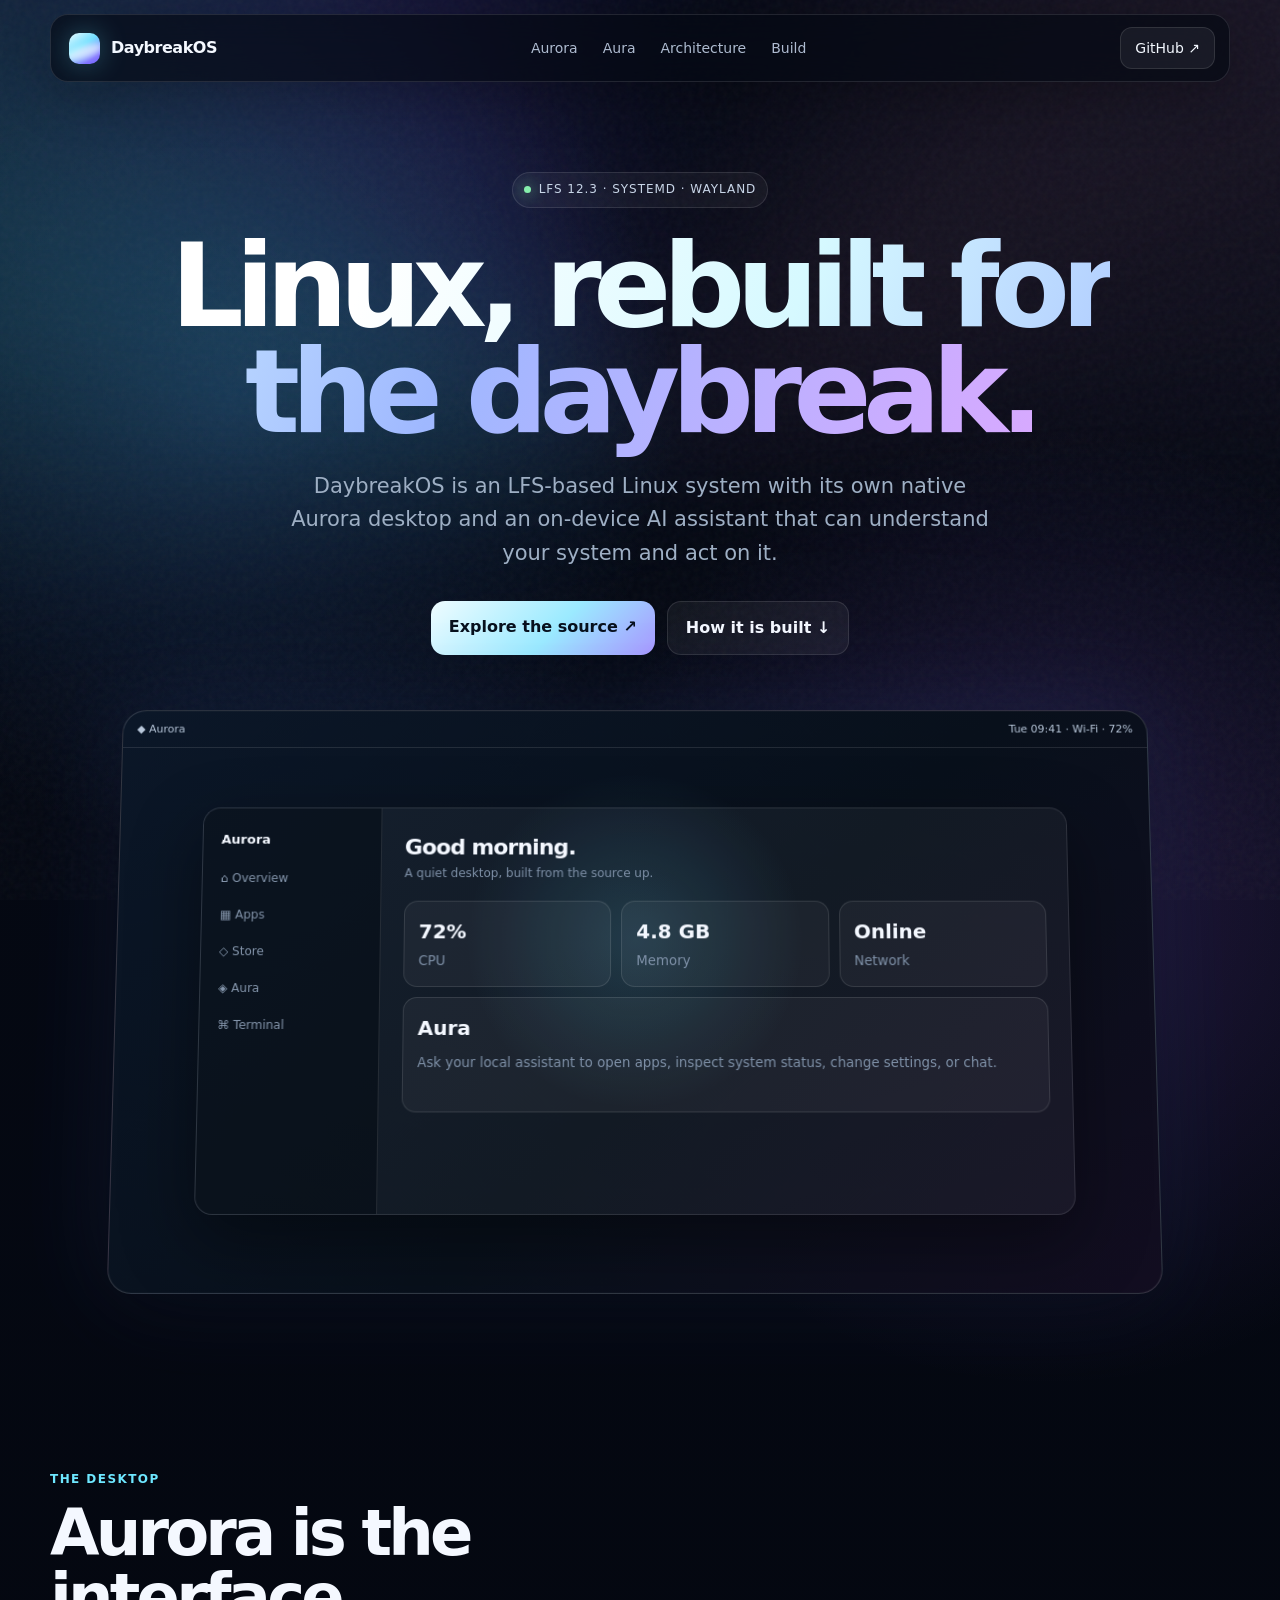
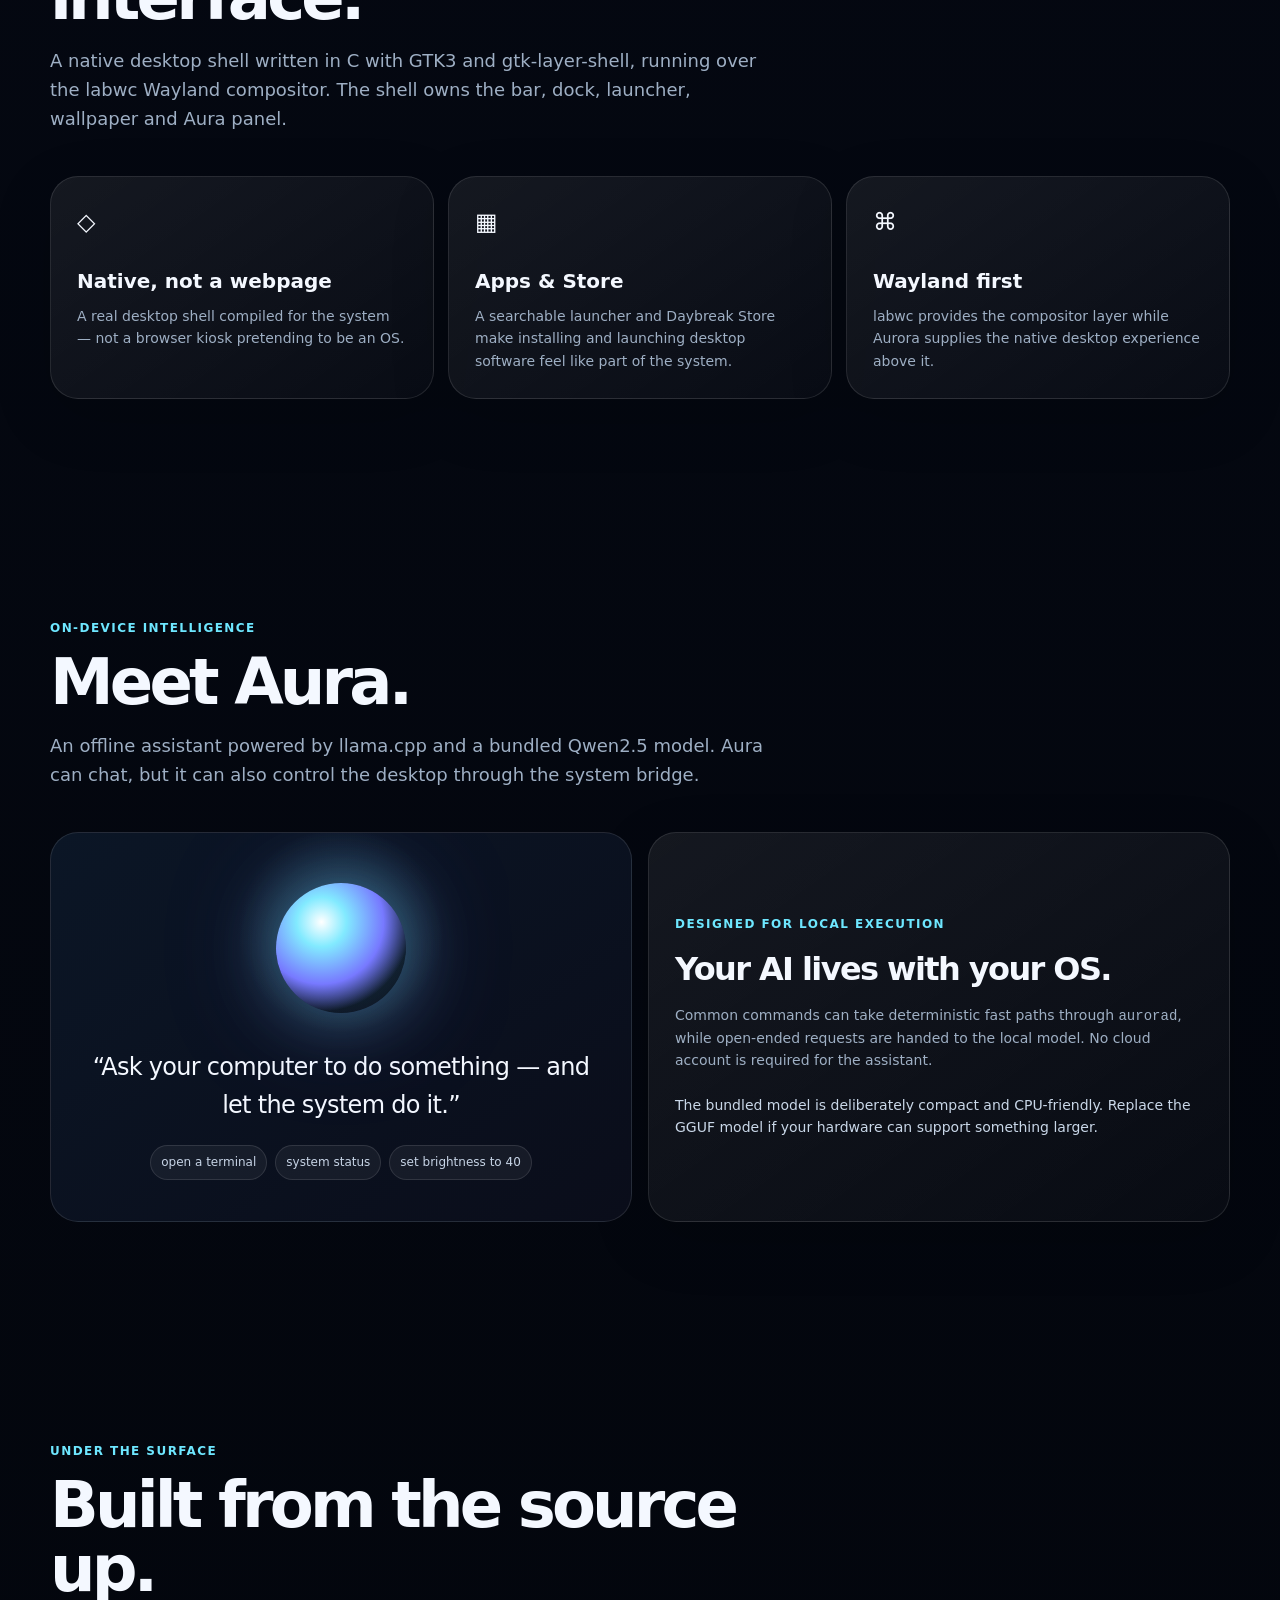
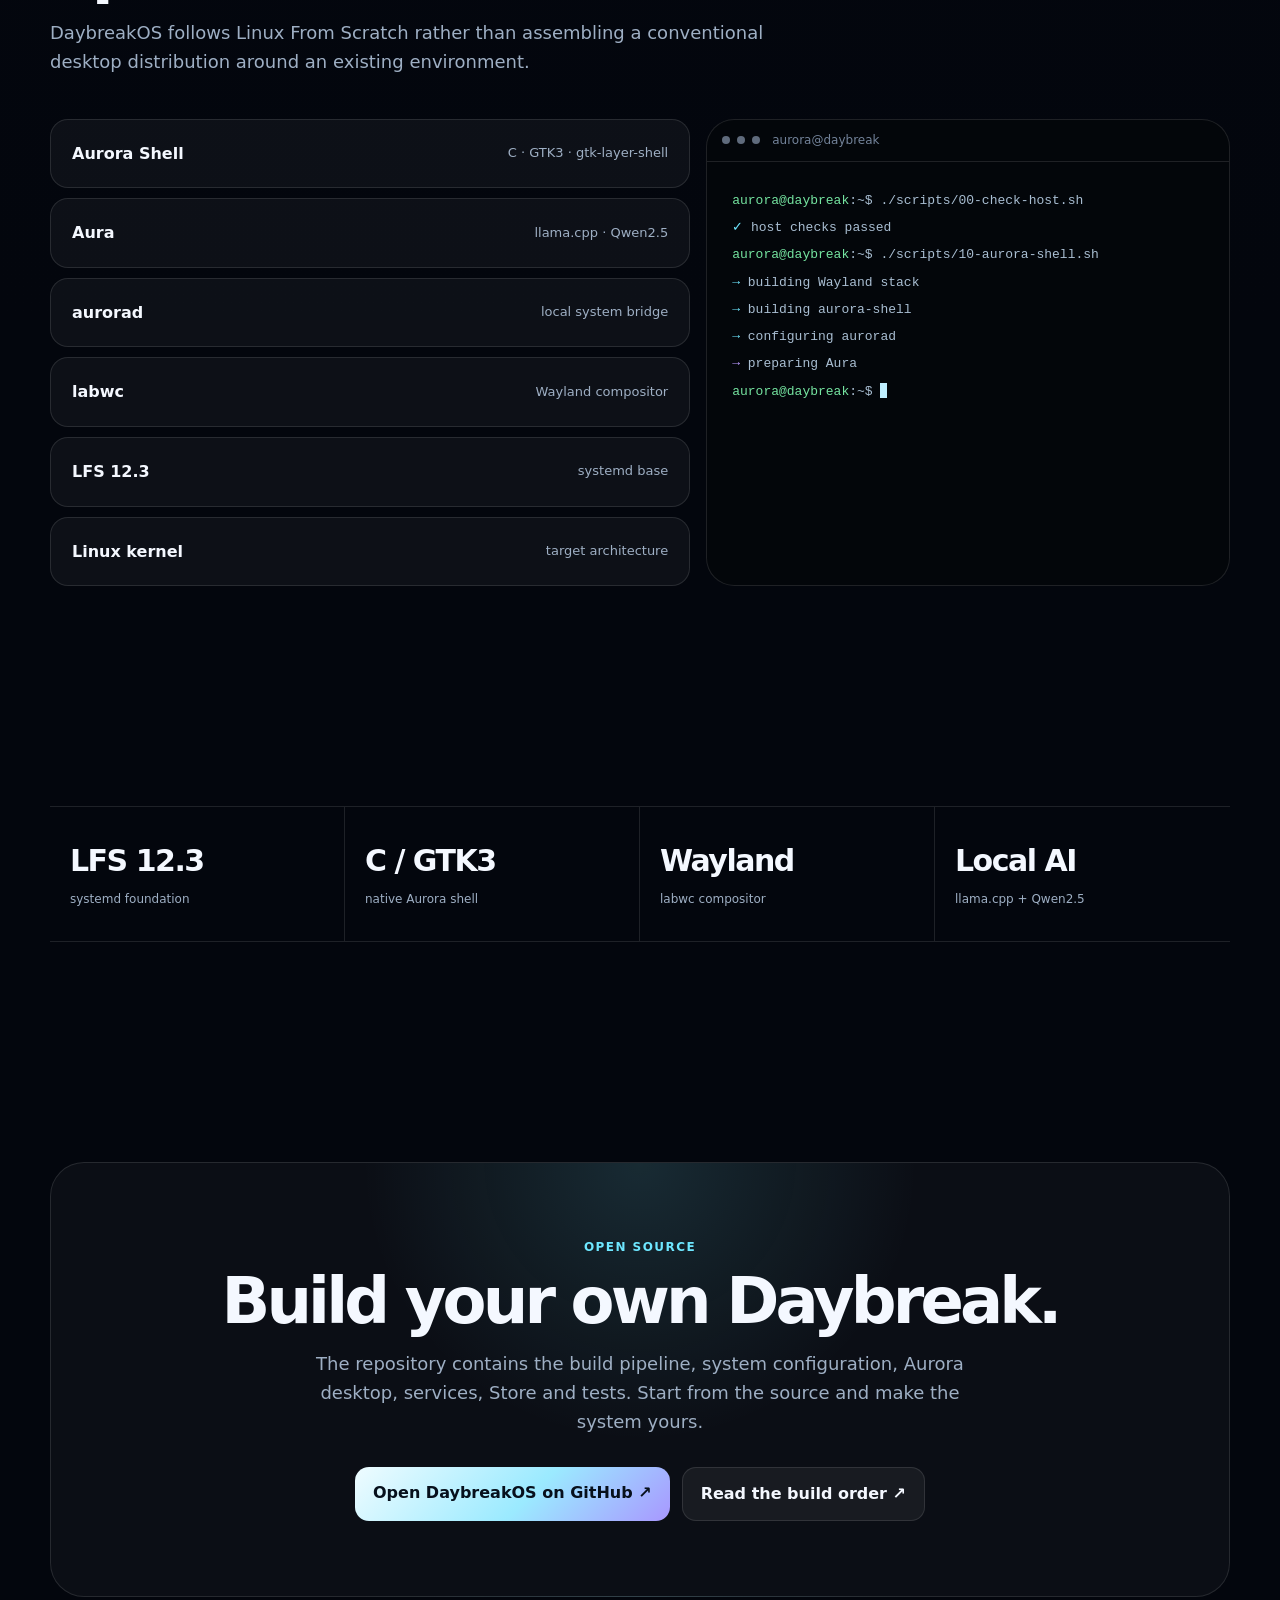
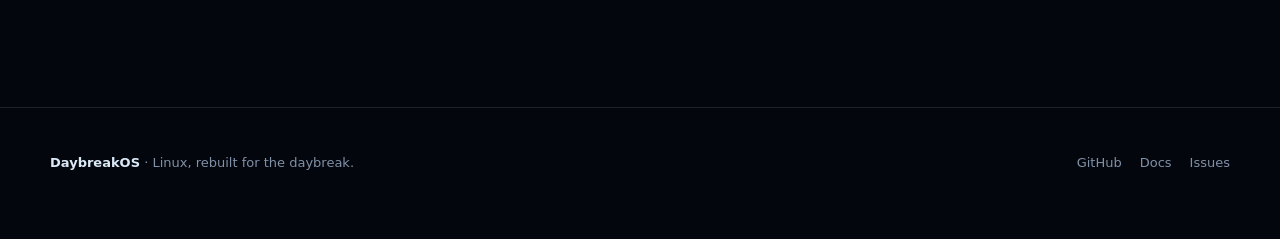
<file: index.html>
<!doctype html>
<html lang="en">
<head>
  <meta charset="utf-8">
  <meta name="viewport" content="width=device-width, initial-scale=1">
  <meta name="theme-color" content="#07111d">
  <meta name="description" content="DaybreakOS — an LFS-based Linux distribution with a native Aurora desktop and on-device AI.">
  <title>DaybreakOS — Linux, rebuilt for the daybreak</title>
  <style>
    :root{
      --bg:#050914;
      --bg2:#081221;
      --ink:#f4f8ff;
      --muted:#9eafc4;
      --line:rgba(255,255,255,.11);
      --glass:rgba(10,20,35,.62);
      --cyan:#6ee7ff;
      --blue:#6d8cff;
      --violet:#a978ff;
      --gold:#ffd78a;
      --green:#86efac;
      --shadow:0 30px 90px rgba(0,0,0,.42);
      --radius:28px;
      --max:1180px;
    }
    *{box-sizing:border-box}
    html{scroll-behavior:smooth}
    body{
      margin:0;background:
        radial-gradient(circle at 18% 8%,rgba(76,150,255,.18),transparent 28rem),
        radial-gradient(circle at 82% 18%,rgba(164,94,255,.18),transparent 30rem),
        linear-gradient(180deg,var(--bg),#03060d 70%);
      color:var(--ink);font-family:Inter,ui-sans-serif,system-ui,-apple-system,BlinkMacSystemFont,"Segoe UI",sans-serif;
      line-height:1.6;overflow-x:hidden;
    }
    a{color:inherit;text-decoration:none}
    button{font:inherit}
    .aurora{
      position:fixed;inset:-20%;z-index:-2;pointer-events:none;filter:blur(70px);opacity:.55;
      background:
        conic-gradient(from 190deg at 50% 50%,transparent 0 18%,rgba(76,221,255,.34) 27%,rgba(114,88,255,.30) 39%,transparent 49%,rgba(255,153,214,.16) 63%,transparent 75%);
      animation:drift 18s ease-in-out infinite alternate;
    }
    .grain{position:fixed;inset:0;z-index:-1;opacity:.055;pointer-events:none;background-image:url("data:image/svg+xml,%3Csvg viewBox='0 0 180 180' xmlns='http://www.w3.org/2000/svg'%3E%3Cfilter id='n'%3E%3CfeTurbulence type='fractalNoise' baseFrequency='.9' numOctaves='3' stitchTiles='stitch'/%3E%3C/filter%3E%3Crect width='100%25' height='100%25' filter='url(%23n)' opacity='.7'/%3E%3C/svg%3E")}
    @keyframes drift{from{transform:translate3d(-3%,0,0) rotate(-7deg) scale(1)}to{transform:translate3d(4%,2%,0) rotate(9deg) scale(1.08)}}
    .wrap{width:min(var(--max),calc(100% - 40px));margin:auto}
    nav{
      position:sticky;top:14px;z-index:20;margin:14px auto 0;width:min(var(--max),calc(100% - 28px));
      display:flex;align-items:center;justify-content:space-between;padding:12px 14px 12px 18px;
      border:1px solid var(--line);background:rgba(5,10,20,.68);backdrop-filter:blur(22px);border-radius:18px;
      box-shadow:0 16px 50px rgba(0,0,0,.22)
    }
    .brand{display:flex;align-items:center;gap:11px;font-weight:800;letter-spacing:-.03em}
    .mark{width:31px;height:31px;border-radius:10px;position:relative;overflow:hidden;background:linear-gradient(145deg,#e8fbff,#72dfff 42%,#7b6dff 80%);box-shadow:0 0 28px rgba(110,231,255,.3)}
    .mark:after{content:"";position:absolute;width:42px;height:13px;left:-7px;bottom:5px;border-radius:50%;background:rgba(255,255,255,.65);transform:rotate(-18deg);filter:blur(3px)}
    .links{display:flex;gap:25px;color:#aebbd0;font-size:14px}
    .links a:hover{color:white}
    .nav-cta{padding:9px 14px;border:1px solid var(--line);border-radius:12px;background:rgba(255,255,255,.06);font-size:14px}
    .hero{min-height:820px;display:grid;place-items:center;text-align:center;padding:90px 0 70px}
    .eyebrow{display:inline-flex;gap:8px;align-items:center;padding:7px 11px;border:1px solid var(--line);border-radius:999px;background:rgba(255,255,255,.045);color:#c9d6e8;font-size:12px;letter-spacing:.08em;text-transform:uppercase}
    .dot{width:7px;height:7px;border-radius:50%;background:var(--green);box-shadow:0 0 15px var(--green)}
    h1{font-size:clamp(58px,9vw,118px);line-height:.92;letter-spacing:-.075em;margin:25px auto 25px;max-width:1050px}
    .gradient{background:linear-gradient(110deg,#fff 12%,#d6f9ff 37%,#9fb8ff 65%,#d8a9ff);-webkit-background-clip:text;background-clip:text;color:transparent}
    .hero p{max-width:720px;margin:auto;color:var(--muted);font-size:clamp(17px,2vw,21px)}
    .actions{display:flex;justify-content:center;gap:12px;margin:31px 0 50px;flex-wrap:wrap}
    .btn{padding:13px 18px;border-radius:14px;border:1px solid var(--line);font-weight:700;transition:.25s;cursor:pointer}
    .btn:hover{transform:translateY(-2px);border-color:rgba(255,255,255,.25)}
    .primary{background:linear-gradient(135deg,#effcff,#9beaff 55%,#a897ff);color:#07101c;border:0}
    .secondary{background:rgba(255,255,255,.055)}
    .desktop{
      width:min(100%,1040px);aspect-ratio:16/9;border:1px solid rgba(255,255,255,.16);border-radius:24px;
      background:
        radial-gradient(circle at 50% 40%,rgba(100,220,255,.16),transparent 27%),
        linear-gradient(135deg,#0b1728,#08101b 55%,#120d20);
      box-shadow:var(--shadow),0 0 100px rgba(83,129,255,.14);position:relative;overflow:hidden;
      transform:perspective(1300px) rotateX(4deg);transition:transform .2s ease;
    }
    .desktop:before{content:"";position:absolute;inset:0;background:linear-gradient(120deg,transparent 25%,rgba(255,255,255,.09) 48%,transparent 61%);transform:translateX(-100%);animation:sheen 7s infinite}
    @keyframes sheen{50%,100%{transform:translateX(120%)}}
    .bar{height:38px;border-bottom:1px solid var(--line);display:flex;align-items:center;justify-content:space-between;padding:0 14px;font-size:11px;color:#b9c8db}
    .window{position:absolute;left:8%;right:8%;top:17%;bottom:13%;display:grid;grid-template-columns:180px 1fr;gap:1px;border:1px solid var(--line);border-radius:18px;background:rgba(255,255,255,.045);overflow:hidden;box-shadow:0 25px 70px rgba(0,0,0,.4)}
    .side{padding:18px;text-align:left;border-right:1px solid var(--line);background:rgba(2,8,16,.48)}
    .side b{font-size:13px}.side div{margin-top:18px;color:#8495ab;font-size:12px}
    .mainwin{padding:22px;text-align:left}
    .mini-title{font-size:22px;font-weight:750;letter-spacing:-.04em}.mini-sub{color:#7f91a8;font-size:12px}
    .cards{display:grid;grid-template-columns:repeat(3,1fr);gap:10px;margin-top:18px}
    .mini{padding:14px;border:1px solid var(--line);background:rgba(255,255,255,.045);border-radius:14px}
    .mini strong{font-size:20px}.mini small{display:block;color:#7f91a8;margin-top:3px}
    section{padding:110px 0}
    .section-head{max-width:730px;margin-bottom:42px}
    .kicker{color:var(--cyan);font-size:12px;font-weight:800;letter-spacing:.12em;text-transform:uppercase}
    h2{font-size:clamp(38px,5vw,68px);line-height:1;letter-spacing:-.06em;margin:12px 0 17px}
    .lead{color:var(--muted);font-size:18px}
    .grid{display:grid;grid-template-columns:repeat(3,1fr);gap:14px}
    .card{border:1px solid var(--line);background:linear-gradient(145deg,rgba(255,255,255,.07),rgba(255,255,255,.025));border-radius:var(--radius);padding:26px;box-shadow:0 18px 60px rgba(0,0,0,.16);transition:.3s}
    .card:hover{transform:translateY(-5px);border-color:rgba(140,220,255,.25)}
    .icon{font-size:24px;margin-bottom:24px}.card h3{margin:0 0 8px;font-size:20px}.card p{margin:0;color:var(--muted);font-size:14px}
    .architecture{display:grid;grid-template-columns:1.1fr .9fr;gap:16px;align-items:stretch}
    .stack{display:flex;flex-direction:column;gap:10px}
    .layer{padding:21px;border:1px solid var(--line);border-radius:18px;background:rgba(255,255,255,.045);display:flex;justify-content:space-between;align-items:center}
    .layer span{color:var(--muted);font-size:13px}
    .terminal{background:#03060a;border-radius:var(--radius);border:1px solid var(--line);overflow:hidden;min-height:390px}
    .termbar{height:42px;border-bottom:1px solid var(--line);display:flex;align-items:center;gap:7px;padding:0 15px;color:#73839a;font-size:12px}
    .ball{width:8px;height:8px;border-radius:50%;background:#5f6b7c}.termcode{padding:25px;font:13px/2.1 ui-monospace,SFMono-Regular,Menlo,monospace;color:#a9bed2}.prompt{color:#75e4a0}.cyan{color:var(--cyan)}.purple{color:#b899ff}.cursor{display:inline-block;width:7px;height:15px;background:#bfefff;vertical-align:-3px;animation:blink 1s steps(1) infinite}@keyframes blink{50%{opacity:0}}
    .ai{display:grid;grid-template-columns:1fr 1fr;gap:16px;align-items:stretch}
    .aura-panel{min-height:390px;position:relative;overflow:hidden;background:radial-gradient(circle at 50% 25%,rgba(110,231,255,.2),transparent 25%),linear-gradient(145deg,#0b1626,#0a0d1a);border:1px solid var(--line);border-radius:var(--radius);padding:30px}
    .orb{width:130px;height:130px;border-radius:50%;margin:20px auto 35px;background:radial-gradient(circle at 35% 30%,white, #82eaff 20%,#7779ff 50%,transparent 72%);filter:blur(.2px);box-shadow:0 0 70px rgba(110,231,255,.4),0 0 120px rgba(125,100,255,.25);animation:pulse 4s ease-in-out infinite}@keyframes pulse{50%{transform:scale(1.08);box-shadow:0 0 95px rgba(110,231,255,.55),0 0 160px rgba(125,100,255,.35)}}
    .quote{font-size:24px;letter-spacing:-.03em;text-align:center}.chips{display:flex;gap:8px;flex-wrap:wrap;justify-content:center;margin-top:20px}.chip{font-size:12px;color:#c7d4e6;border:1px solid var(--line);background:rgba(255,255,255,.05);border-radius:999px;padding:7px 10px}
    .stats{display:grid;grid-template-columns:repeat(4,1fr);border-top:1px solid var(--line);border-bottom:1px solid var(--line)}
    .stat{padding:30px 20px;border-right:1px solid var(--line)}.stat:last-child{border:0}.stat b{display:block;font-size:30px;letter-spacing:-.05em}.stat span{color:var(--muted);font-size:12px}
    .build{padding:75px;border:1px solid var(--line);border-radius:34px;text-align:center;background:radial-gradient(circle at 50% 0%,rgba(110,231,255,.13),transparent 38%),rgba(255,255,255,.035)}
    footer{padding:45px 0 65px;border-top:1px solid var(--line);color:#8091a7;font-size:13px}.footer-row{display:flex;justify-content:space-between;gap:20px}.footer-links{display:flex;gap:18px}
    .reveal{opacity:0;transform:translateY(22px);transition:opacity .7s ease,transform .7s ease}.reveal.show{opacity:1;transform:none}
    @media(max-width:850px){.links{display:none}.grid{grid-template-columns:1fr 1fr}.architecture,.ai{grid-template-columns:1fr}.window{grid-template-columns:100px 1fr}.cards{grid-template-columns:1fr}.stats{grid-template-columns:1fr 1fr}.stat:nth-child(2){border-right:0}.stat:nth-child(-n+2){border-bottom:1px solid var(--line)}}
    @media(max-width:600px){.wrap{width:min(100% - 28px,var(--max))}.hero{min-height:720px;padding-top:65px}h1{font-size:60px}.desktop{aspect-ratio:1/1}.window{left:4%;right:4%;top:15%;bottom:7%}.grid{grid-template-columns:1fr}.build{padding:40px 22px}.footer-row{flex-direction:column}}
  </style>
</head>
<body>
  <div class="aurora"></div><div class="grain"></div>

  <nav>
    <a class="brand" href="#top"><span class="mark"></span><span>DaybreakOS</span></a>
    <div class="links">
      <a href="#aurora">Aurora</a><a href="#aura">Aura</a><a href="#stack">Architecture</a><a href="#build">Build</a>
    </div>
    <a class="nav-cta" href="https://github.com/Aneek1/daybreakos" target="_blank" rel="noreferrer">GitHub ↗</a>
  </nav>

  <main id="top">
    <section class="hero wrap">
      <div>
        <span class="eyebrow"><span class="dot"></span> LFS 12.3 · systemd · Wayland</span>
        <h1><span class="gradient">Linux, rebuilt for the daybreak.</span></h1>
        <p>DaybreakOS is an LFS-based Linux system with its own native Aurora desktop and an on-device AI assistant that can understand your system and act on it.</p>
        <div class="actions">
          <a class="btn primary" href="https://github.com/Aneek1/daybreakos" target="_blank" rel="noreferrer">Explore the source ↗</a>
          <a class="btn secondary" href="#build">How it is built ↓</a>
        </div>

        <div class="desktop" id="desktop">
          <div class="bar"><span>◆ Aurora</span><span>Tue 09:41 · Wi-Fi · 72%</span></div>
          <div class="window">
            <aside class="side"><b>Aurora</b><div>⌂ Overview</div><div>▦ Apps</div><div>◇ Store</div><div>◈ Aura</div><div>⌘ Terminal</div></aside>
            <div class="mainwin">
              <div class="mini-title">Good morning.</div><div class="mini-sub">A quiet desktop, built from the source up.</div>
              <div class="cards">
                <div class="mini"><strong>72%</strong><small>CPU</small></div>
                <div class="mini"><strong>4.8 GB</strong><small>Memory</small></div>
                <div class="mini"><strong>Online</strong><small>Network</small></div>
              </div>
              <div class="mini" style="margin-top:10px;min-height:115px">
                <strong>Aura</strong><small style="margin-top:8px">Ask your local assistant to open apps, inspect system status, change settings, or chat.</small>
              </div>
            </div>
          </div>
        </div>
      </div>
    </section>

    <section id="aurora">
      <div class="wrap">
        <div class="section-head reveal">
          <div class="kicker">The desktop</div>
          <h2>Aurora is the interface.</h2>
          <p class="lead">A native desktop shell written in C with GTK3 and gtk-layer-shell, running over the labwc Wayland compositor. The shell owns the bar, dock, launcher, wallpaper and Aura panel.</p>
        </div>
        <div class="grid">
          <article class="card reveal"><div class="icon">◇</div><h3>Native, not a webpage</h3><p>A real desktop shell compiled for the system — not a browser kiosk pretending to be an OS.</p></article>
          <article class="card reveal"><div class="icon">▦</div><h3>Apps & Store</h3><p>A searchable launcher and Daybreak Store make installing and launching desktop software feel like part of the system.</p></article>
          <article class="card reveal"><div class="icon">⌘</div><h3>Wayland first</h3><p>labwc provides the compositor layer while Aurora supplies the native desktop experience above it.</p></article>
        </div>
      </div>
    </section>

    <section id="aura">
      <div class="wrap">
        <div class="section-head reveal">
          <div class="kicker">On-device intelligence</div>
          <h2>Meet Aura.</h2>
          <p class="lead">An offline assistant powered by llama.cpp and a bundled Qwen2.5 model. Aura can chat, but it can also control the desktop through the system bridge.</p>
        </div>
        <div class="ai">
          <div class="aura-panel reveal">
            <div class="orb"></div>
            <div class="quote">“Ask your computer to do something — and let the system do it.”</div>
            <div class="chips"><span class="chip">open a terminal</span><span class="chip">system status</span><span class="chip">set brightness to 40</span></div>
          </div>
          <div class="card reveal" style="display:flex;flex-direction:column;justify-content:center">
            <div class="kicker">Designed for local execution</div>
            <h3 style="font-size:32px;letter-spacing:-.05em;margin-top:10px">Your AI lives with your OS.</h3>
            <p>Common commands can take deterministic fast paths through <code>aurorad</code>, while open-ended requests are handed to the local model. No cloud account is required for the assistant.</p>
            <p style="margin-top:22px;color:#c9d7e8">The bundled model is deliberately compact and CPU-friendly. Replace the GGUF model if your hardware can support something larger.</p>
          </div>
        </div>
      </div>
    </section>

    <section id="stack">
      <div class="wrap">
        <div class="section-head reveal">
          <div class="kicker">Under the surface</div>
          <h2>Built from the source up.</h2>
          <p class="lead">DaybreakOS follows Linux From Scratch rather than assembling a conventional desktop distribution around an existing environment.</p>
        </div>
        <div class="architecture">
          <div class="stack reveal">
            <div class="layer"><b>Aurora Shell</b><span>C · GTK3 · gtk-layer-shell</span></div>
            <div class="layer"><b>Aura</b><span>llama.cpp · Qwen2.5</span></div>
            <div class="layer"><b>aurorad</b><span>local system bridge</span></div>
            <div class="layer"><b>labwc</b><span>Wayland compositor</span></div>
            <div class="layer"><b>LFS 12.3</b><span>systemd base</span></div>
            <div class="layer"><b>Linux kernel</b><span>target architecture</span></div>
          </div>
          <div class="terminal reveal">
            <div class="termbar"><span class="ball"></span><span class="ball"></span><span class="ball"></span><span style="margin-left:5px">aurora@daybreak</span></div>
            <div class="termcode">
              <div><span class="prompt">aurora@daybreak</span>:~$ ./scripts/00-check-host.sh</div>
              <div><span class="cyan">✓</span> host checks passed</div>
              <div><span class="prompt">aurora@daybreak</span>:~$ ./scripts/10-aurora-shell.sh</div>
              <div><span class="cyan">→</span> building Wayland stack</div>
              <div><span class="cyan">→</span> building aurora-shell</div>
              <div><span class="cyan">→</span> configuring aurorad</div>
              <div><span class="purple">→</span> preparing Aura</div>
              <div><span class="prompt">aurora@daybreak</span>:~$ <span class="cursor"></span></div>
            </div>
          </div>
        </div>
      </div>
    </section>

    <section>
      <div class="wrap">
        <div class="stats reveal">
          <div class="stat"><b>LFS 12.3</b><span>systemd foundation</span></div>
          <div class="stat"><b>C / GTK3</b><span>native Aurora shell</span></div>
          <div class="stat"><b>Wayland</b><span>labwc compositor</span></div>
          <div class="stat"><b>Local AI</b><span>llama.cpp + Qwen2.5</span></div>
        </div>
      </div>
    </section>

    <section id="build">
      <div class="wrap">
        <div class="build reveal">
          <div class="kicker">Open source</div>
          <h2>Build your own Daybreak.</h2>
          <p class="lead" style="max-width:680px;margin:0 auto 28px">The repository contains the build pipeline, system configuration, Aurora desktop, services, Store and tests. Start from the source and make the system yours.</p>
          <div class="actions" style="margin-bottom:0">
            <a class="btn primary" href="https://github.com/Aneek1/daybreakos" target="_blank" rel="noreferrer">Open DaybreakOS on GitHub ↗</a>
            <a class="btn secondary" href="https://github.com/Aneek1/daybreakos#build-order" target="_blank" rel="noreferrer">Read the build order ↗</a>
          </div>
        </div>
      </div>
    </section>
  </main>

  <footer>
    <div class="wrap footer-row">
      <div><strong style="color:#dbe9f7">DaybreakOS</strong> · Linux, rebuilt for the daybreak.</div>
      <div class="footer-links"><a href="https://github.com/Aneek1/daybreakos">GitHub</a><a href="https://github.com/Aneek1/daybreakos/tree/master/docs">Docs</a><a href="https://github.com/Aneek1/daybreakos/issues">Issues</a></div>
    </div>
  </footer>

  <script>
    const io = new IntersectionObserver(entries => entries.forEach(e => {
      if(e.isIntersecting) e.target.classList.add('show');
    }), {threshold:.12});
    document.querySelectorAll('.reveal').forEach(el => io.observe(el));

    const desktop = document.getElementById('desktop');
    window.addEventListener('pointermove', e => {
      if (!desktop || window.innerWidth < 700) return;
      const x = (e.clientX / window.innerWidth - .5);
      const y = (e.clientY / window.innerHeight - .5);
      desktop.style.transform = `perspective(1300px) rotateX(${4-y*4}deg) rotateY(${x*5}deg)`;
    });
  </script>
</body>
</html>
</file>
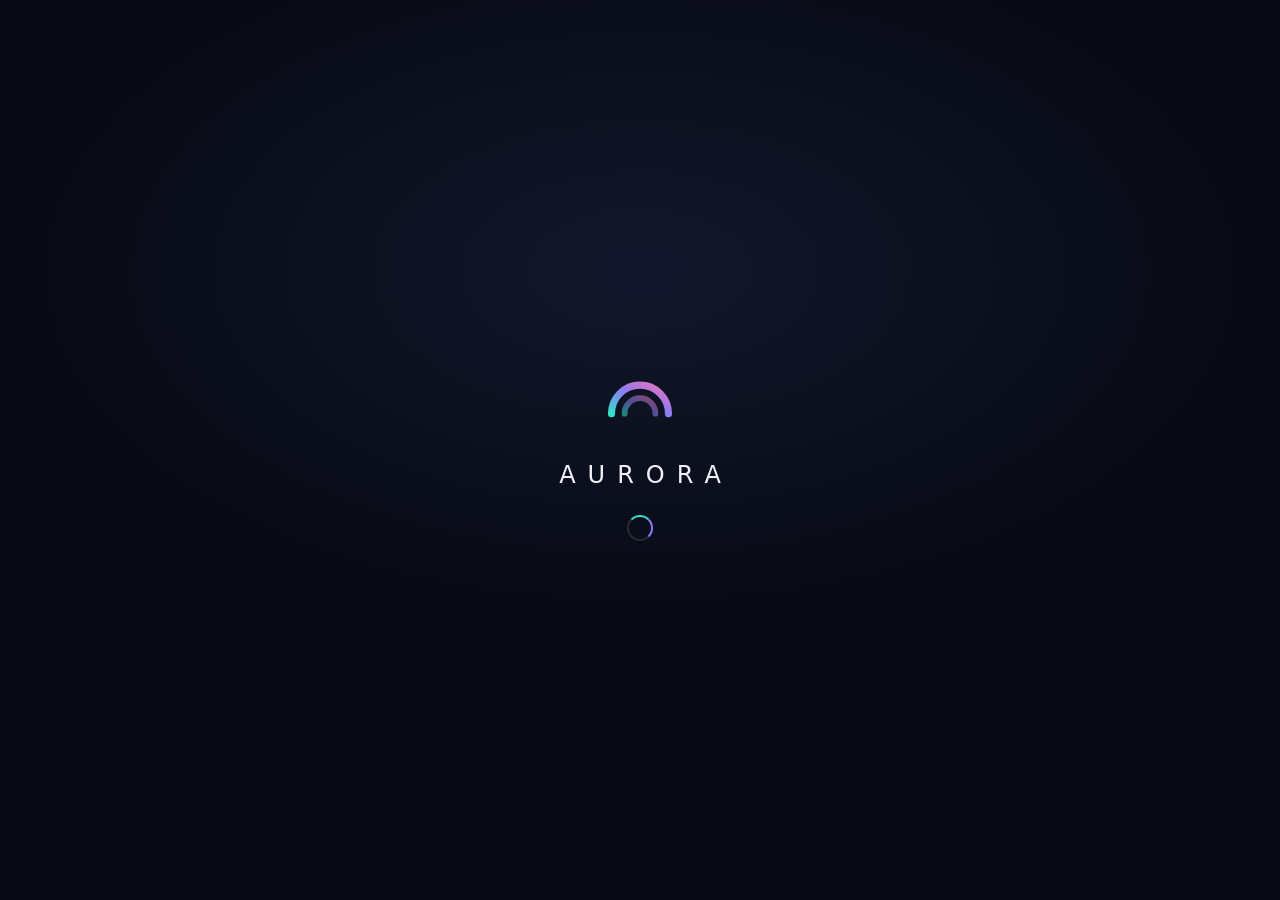
<file: shell/index.html>
<!doctype html>
<!-- Legacy web shell (Firefox kiosk, scripts 10 and 12). The current desktop is shell/aurora-desktop/aurora-shell.c. aurorad refuses requests from web pages (spec 5.4), so this page can no longer reach it. -->
<html lang="en">
<head>
<meta charset="UTF-8">
<meta name="viewport" content="width=device-width, initial-scale=1.0">
<title>DaybreakOS — Shell</title>
<style>
  :root{
    /* Daybreak — cool aurora light over a warm dawn horizon */
    --acc:#34e0c8; --acc2:#8b7cf6; --horizon:#f4a988;
    --a1:#34e0c8; --a2:#6ce5a0; --a3:#8b7cf6; --a4:#f072b6;
    --aurora:linear-gradient(90deg,#34e0c8,#6ce5a0,#8b7cf6,#f072b6);
    --night:#0a0e1a;
    --mica:rgba(16,20,34,.72); --mica2:rgba(13,16,28,.86);
    --stroke:rgba(255,255,255,.09); --stroke2:rgba(255,255,255,.14);
    --txt:#eef1f8; --mut:#98a2ba; --faint:#6b7280;
    --r:16px; --shadow:0 24px 70px -18px rgba(0,0,0,.7);
  }
  *{box-sizing:border-box;margin:0;padding:0;user-select:none}
  html,body{height:100%;overflow:hidden}
  body{font-family:"Noto Sans","Noto Sans UI",system-ui,-apple-system,sans-serif;color:var(--txt);background:var(--night)}
  #os{position:fixed;inset:0}

  /* ---------- wallpaper: the daybreak sky ---------- */
  .wall{position:absolute;inset:0;background:
    radial-gradient(1200px 520px at 50% -10%, rgba(139,124,246,.26) 0%, transparent 62%),
    radial-gradient(900px 520px at 84% 8%, rgba(52,224,200,.14) 0%, transparent 60%),
    radial-gradient(1100px 640px at 22% 112%, rgba(244,169,136,.20) 0%, transparent 60%),
    linear-gradient(180deg,#0a0e1a 0%,#0e1424 46%,#15122a 100%)}
  .wall::after{content:"";position:absolute;inset:0;background:
    radial-gradient(760px 320px at 50% 2%, rgba(108,229,160,.10), transparent 70%);
    animation:breathe 16s ease-in-out infinite alternate}
  @keyframes breathe{to{opacity:.5;transform:translateY(2%)}}

  /* ---------- aurora horizon band — the signature ---------- */
  #aurora{position:absolute;top:0;left:0;right:0;height:140px;z-index:1;pointer-events:none;overflow:hidden;
    -webkit-mask:linear-gradient(#000 30%,transparent);mask:linear-gradient(#000 30%,transparent)}
  #aurora i{position:absolute;top:-46px;left:-20%;width:150%;height:150px;border-radius:50%;
    filter:blur(30px);opacity:.5;mix-blend-mode:screen;display:block}
  #aurora .r1{background:radial-gradient(closest-side,var(--a1),transparent);animation:drift1 19s ease-in-out infinite alternate}
  #aurora .r2{background:radial-gradient(closest-side,var(--a2),transparent);animation:drift2 23s ease-in-out infinite alternate}
  #aurora .r3{background:radial-gradient(closest-side,var(--a3),transparent);animation:drift3 27s ease-in-out infinite alternate}
  #aurora .r4{background:radial-gradient(closest-side,var(--a4),transparent);opacity:.34;animation:drift1 31s ease-in-out infinite alternate-reverse}
  #aurora::after{content:"";position:absolute;top:120px;left:0;right:0;height:1px;
    background:linear-gradient(90deg,transparent,rgba(108,229,160,.35),rgba(139,124,246,.4),rgba(244,169,136,.3),transparent)}
  @keyframes drift1{from{transform:translateX(-8%) translateY(-6px) scaleY(.8)}to{transform:translateX(10%) translateY(6px) scaleY(1.1)}}
  @keyframes drift2{from{transform:translateX(6%) scaleY(1)}to{transform:translateX(-10%) translateY(10px) scaleY(.72)}}
  @keyframes drift3{from{transform:translateX(-4%) translateY(4px) scaleY(.9)}to{transform:translateX(14%) translateY(-4px) scaleY(1.16)}}
  @media (prefers-reduced-motion:reduce){#aurora i,.wall::after{animation:none}}

  /* ---------- aurora mark (logo) ---------- */
  .amark{flex:0 0 auto;display:inline-block;vertical-align:middle}

  /* ---------- boot ---------- */
  #boot{position:absolute;inset:0;background:
    radial-gradient(900px 500px at 50% 30%, #12182c 0%, #070a14 70%);display:flex;flex-direction:column;
    align-items:center;justify-content:center;gap:26px;z-index:200;transition:opacity .8s}
  #boot.gone{opacity:0;pointer-events:none}
  .boot-word{font-size:24px;font-weight:200;letter-spacing:.5em;padding-left:.5em;color:var(--txt);text-transform:uppercase}
  .spin{width:26px;height:26px;border-radius:50%;border:2.5px solid rgba(255,255,255,.12);
    border-top-color:var(--a1);border-right-color:var(--a3);animation:sp 1s linear infinite}
  @keyframes sp{to{transform:rotate(360deg)}}

  /* ---------- lock ---------- */
  #lock{position:absolute;inset:0;z-index:150;display:flex;flex-direction:column;align-items:center;
    justify-content:center;gap:8px;backdrop-filter:blur(0px);transition:opacity .5s,transform .5s;cursor:pointer}
  #lock.gone{opacity:0;transform:translateY(-40px);pointer-events:none}
  #lock .time{font-size:104px;font-weight:100;letter-spacing:-.03em;line-height:1;
    background:linear-gradient(180deg,#fff,#cdd6e8);-webkit-background-clip:text;background-clip:text;color:transparent}
  #lock .date{font-size:22px;font-weight:400;color:#dfe5f0}
  #lock .hint{position:absolute;bottom:70px;color:#c8d0de;font-size:14px;display:flex;flex-direction:column;align-items:center;gap:14px}
  .avatar{width:88px;height:88px;border-radius:50%;background:linear-gradient(135deg,#34e0c8,#8b7cf6);
    display:flex;align-items:center;justify-content:center;font-size:34px;font-weight:600;box-shadow:0 10px 30px rgba(0,0,0,.4)}

  /* ---------- desktop icons ---------- */
  #desk{position:absolute;inset:0 0 56px 0;padding:14px}
  .dicon{width:86px;padding:10px 4px;border-radius:8px;text-align:center;font-size:12px;color:#eef2f8;
    display:flex;flex-direction:column;align-items:center;gap:6px;cursor:pointer;text-shadow:0 1px 3px rgba(0,0,0,.8)}
  .dicon:hover{background:rgba(255,255,255,.08)}
  .dicon .ic{font-size:34px;filter:drop-shadow(0 3px 6px rgba(0,0,0,.4))}

  /* ---------- taskbar ---------- */
  #bar{position:absolute;left:14px;right:14px;bottom:12px;height:58px;z-index:100;display:flex;align-items:center;
    padding:0 12px;background:var(--mica);backdrop-filter:blur(30px) saturate(1.5);
    border:1px solid var(--stroke2);border-radius:20px;box-shadow:0 20px 50px -22px rgba(0,0,0,.8)}
  #bar::before{content:"";position:absolute;left:22px;right:22px;top:-1px;height:1px;border-radius:2px;
    background:linear-gradient(90deg,transparent,rgba(52,224,200,.5),rgba(139,124,246,.5),transparent)}
  .bar-c{position:absolute;left:50%;transform:translateX(-50%);display:flex;gap:6px;align-items:center}
  .tbtn{width:44px;height:44px;border-radius:10px;display:flex;align-items:center;justify-content:center;
    font-size:22px;cursor:pointer;position:relative;transition:background .15s}
  .tbtn:hover{background:rgba(255,255,255,.09)}
  .tbtn.on::after{content:"";position:absolute;bottom:3px;left:50%;transform:translateX(-50%);
    width:16px;height:3px;border-radius:3px;background:var(--acc)}
  .tbtn .wl{width:22px;height:22px;gap:2px}
  .tbtn .wl i{border-radius:2px}
  #search-pill{display:flex;align-items:center;gap:8px;height:42px;padding:0 16px 0 12px;border-radius:21px;
    background:rgba(255,255,255,.08);border:1px solid var(--stroke);cursor:pointer;font-size:13.5px;color:var(--mut)}
  #search-pill:hover{background:rgba(255,255,255,.12)}
  .bar-r{margin-left:auto;display:flex;align-items:center;gap:2px}
  .tray{display:flex;align-items:center;gap:10px;padding:6px 12px;border-radius:10px;cursor:pointer;font-size:13px}
  .tray:hover{background:rgba(255,255,255,.09)}
  .clock{text-align:right;font-size:12.5px;line-height:1.35;padding:4px 10px;border-radius:10px;cursor:pointer}
  .clock:hover{background:rgba(255,255,255,.09)}

  /* ---------- flyout base ---------- */
  .fly{position:absolute;z-index:120;background:var(--mica2);backdrop-filter:blur(36px) saturate(1.5);
    border:1px solid var(--stroke2);border-radius:16px;box-shadow:var(--shadow);
    opacity:0;pointer-events:none;transform:translateY(14px) scale(.98);transition:.22s cubic-bezier(.2,.8,.2,1)}
  .fly.show{opacity:1;pointer-events:auto;transform:translateY(0) scale(1)}

  /* ---------- start ---------- */
  #start{left:50%;bottom:68px;transform:translateX(-50%) translateY(14px) scale(.98);width:600px;padding:22px}
  #start.show{transform:translateX(-50%) translateY(0) scale(1)}
  #ask{display:flex;align-items:center;gap:10px;background:rgba(255,255,255,.07);border:1px solid var(--stroke2);
    border-radius:12px;padding:12px 16px}
  #ask input{flex:1;background:none;border:none;outline:none;color:var(--txt);font-size:14.5px;font-family:inherit}
  #ask input::placeholder{color:var(--faint)}
  .s-lab{font-size:12.5px;font-weight:600;color:var(--mut);margin:20px 0 10px;display:flex;justify-content:space-between}
  .s-grid{display:grid;grid-template-columns:repeat(6,1fr);gap:4px}
  .s-app{display:flex;flex-direction:column;align-items:center;gap:7px;padding:12px 4px;border-radius:10px;
    cursor:pointer;font-size:11.5px;text-align:center;color:#dfe5f0}
  .s-app:hover{background:rgba(255,255,255,.08)}
  .s-app .ic{font-size:30px}
  .s-rec{display:grid;grid-template-columns:1fr 1fr;gap:4px}
  .s-ri{display:flex;gap:10px;align-items:center;padding:9px 10px;border-radius:10px;cursor:pointer}
  .s-ri:hover{background:rgba(255,255,255,.08)}
  .s-ri .ic{font-size:22px}
  .s-ri .t{font-size:12.5px}
  .s-ri .d{font-size:11px;color:var(--faint)}
  .s-foot{display:flex;justify-content:space-between;align-items:center;margin-top:20px;padding-top:16px;
    border-top:1px solid var(--stroke)}
  .s-user{display:flex;align-items:center;gap:10px;font-size:13px;padding:6px 10px;border-radius:10px;cursor:pointer}
  .s-user:hover{background:rgba(255,255,255,.08)}
  .s-user .avatar{width:32px;height:32px;font-size:14px}
  .pwr{width:38px;height:38px;border-radius:10px;display:flex;align-items:center;justify-content:center;
    cursor:pointer;font-size:17px}
  .pwr:hover{background:rgba(255,255,255,.08)}

  /* ---------- quick settings ---------- */
  #qs{right:14px;bottom:68px;width:380px;padding:20px}
  .qs-grid{display:grid;grid-template-columns:repeat(3,1fr);gap:10px}
  .qt{background:rgba(255,255,255,.07);border:1px solid var(--stroke);border-radius:12px;padding:12px;
    cursor:pointer;font-size:12px;display:flex;flex-direction:column;gap:8px;transition:.15s}
  .qt .ic{font-size:18px}
  .qt.on{background:var(--acc);color:#08243a;border-color:transparent;font-weight:600}
  .qs-sl{margin-top:16px;font-size:12.5px;color:var(--mut)}
  .qs-sl input{width:100%;accent-color:var(--acc);margin-top:6px}
  .qs-foot{display:flex;justify-content:space-between;align-items:center;margin-top:16px;padding-top:12px;
    border-top:1px solid var(--stroke);font-size:12.5px;color:var(--mut)}

  /* ---------- notifications / calendar ---------- */
  #noti{right:14px;bottom:68px;width:360px;padding:18px;max-height:70vh;overflow:auto}
  .n-card{background:rgba(255,255,255,.06);border:1px solid var(--stroke);border-radius:12px;padding:13px 15px;margin-bottom:10px}
  .n-card b{font-size:13px}
  .n-card p{font-size:12.5px;color:var(--mut);margin-top:4px;line-height:1.5}
  .n-src{font-size:11px;color:var(--faint);display:flex;gap:6px;align-items:center;margin-bottom:6px}
  .cal{background:rgba(255,255,255,.06);border:1px solid var(--stroke);border-radius:12px;padding:16px;text-align:center}
  .cal .big{font-size:30px;font-weight:600}

  /* ---------- widgets ---------- */
  #widgets{left:14px;bottom:68px;width:640px;padding:20px;max-height:76vh;overflow:auto}
  .w-grid{display:grid;grid-template-columns:1fr 1fr;gap:12px}
  .wcard{background:rgba(255,255,255,.06);border:1px solid var(--stroke);border-radius:14px;padding:16px}
  .wcard h4{font-size:12.5px;color:var(--mut);font-weight:600;margin-bottom:10px;display:flex;gap:8px;align-items:center}
  .wcard .big{font-size:26px;font-weight:600}
  .wcard p{font-size:12.5px;color:var(--mut);line-height:1.55}
  .wcard.ai{grid-column:1/-1;background:linear-gradient(135deg,rgba(52,224,200,.13),rgba(139,124,246,.14),rgba(244,169,136,.10));
    border-color:rgba(139,124,246,.35)}
  .wcard.ai p b{color:var(--txt)}

  /* ---------- copilot panel ---------- */
  #copilot{position:absolute;top:12px;right:12px;bottom:68px;width:400px;z-index:110;
    background:var(--mica2);backdrop-filter:blur(36px) saturate(1.5);border:1px solid var(--stroke2);
    border-radius:16px;box-shadow:var(--shadow);display:flex;flex-direction:column;
    opacity:0;pointer-events:none;transform:translateX(30px);transition:.25s cubic-bezier(.2,.8,.2,1)}
  #copilot.show{opacity:1;pointer-events:auto;transform:translateX(0)}
  .cp-head{display:flex;align-items:center;gap:10px;padding:16px 18px;border-bottom:1px solid var(--stroke)}
  .cp-orb{width:26px;height:26px;border-radius:50%;background:conic-gradient(from 0deg,#34e0c8,#6ce5a0,#8b7cf6,#f072b6,#34e0c8);
    animation:orb 6s linear infinite}
  @keyframes orb{to{transform:rotate(360deg)}}
  .cp-head b{font-size:14px}
  .cp-head span{font-size:11px;color:var(--faint);margin-left:auto;border:1px solid var(--stroke2);
    padding:3px 8px;border-radius:99px}
  .cp-x{cursor:pointer;color:var(--mut);font-size:18px;padding:2px 8px;border-radius:8px}
  .cp-x:hover{background:rgba(255,255,255,.08)}
  #cp-log{flex:1;overflow:auto;padding:16px;display:flex;flex-direction:column;gap:12px}
  .msg{max-width:85%;padding:11px 14px;border-radius:14px;font-size:13px;line-height:1.55}
  .msg.u{align-self:flex-end;background:var(--acc);color:#08243a;border-bottom-right-radius:4px}
  .msg.a{align-self:flex-start;background:rgba(255,255,255,.08);border:1px solid var(--stroke);border-bottom-left-radius:4px}
  .msg.a b{color:var(--acc)}
  .cp-chips{display:flex;gap:8px;flex-wrap:wrap;padding:0 16px 10px}
  .chip{font-size:11.5px;padding:6px 12px;border-radius:99px;border:1px solid var(--stroke2);cursor:pointer;color:var(--mut)}
  .chip:hover{border-color:var(--acc);color:var(--acc)}
  .cp-in{display:flex;gap:10px;padding:14px 16px;border-top:1px solid var(--stroke)}
  .cp-in input{flex:1;background:rgba(255,255,255,.07);border:1px solid var(--stroke2);border-radius:10px;
    padding:10px 14px;color:var(--txt);outline:none;font-size:13px;font-family:inherit}
  .cp-send{width:40px;border-radius:10px;border:none;background:var(--acc);color:#08243a;font-size:16px;cursor:pointer}

  /* ---------- windows ---------- */
  .win{position:absolute;min-width:380px;min-height:260px;background:var(--mica2);
    backdrop-filter:blur(36px) saturate(1.5);border:1px solid var(--stroke2);border-radius:12px;
    box-shadow:var(--shadow);display:flex;flex-direction:column;overflow:hidden;z-index:60;
    animation:pop .22s cubic-bezier(.2,.8,.2,1)}
  @keyframes pop{from{opacity:0;transform:scale(.96) translateY(10px)}}
  .win.max{left:8px!important;top:8px!important;width:calc(100% - 16px)!important;height:calc(100% - 72px)!important}
  .win.mini{display:none}
  .thead{height:42px;display:flex;align-items:center;gap:10px;padding:0 6px 0 14px;cursor:grab;flex:0 0 auto}
  .thead .ti{font-size:15px}
  .thead b{font-size:12.5px;font-weight:600}
  .tctl{margin-left:auto;display:flex}
  .tc{width:44px;height:42px;display:flex;align-items:center;justify-content:center;font-size:12px;
    cursor:pointer;color:var(--mut)}
  .tc:hover{background:rgba(255,255,255,.09);color:var(--txt)}
  .tc.x:hover{background:#e81123;color:#fff}
  .wbody{flex:1;overflow:auto;display:flex}

  /* snap layout popover */
  #snap{position:absolute;z-index:130;background:var(--mica2);border:1px solid var(--stroke2);
    border-radius:12px;padding:10px;display:none;gap:8px;box-shadow:var(--shadow)}
  #snap.show{display:flex}
  .sn{display:grid;gap:3px;width:64px;height:40px;cursor:pointer;border-radius:6px;padding:3px;border:1px solid transparent}
  .sn:hover{border-color:var(--acc)}
  .sn i{background:rgba(255,255,255,.25);border-radius:3px}
  .sn:hover i{background:var(--acc)}
  .sn.l2{grid-template-columns:1fr 1fr}
  .sn.l21{grid-template-columns:2fr 1fr}
  .sn.l3{grid-template-columns:1fr 1fr 1fr}

  /* ---------- app contents ---------- */
  .side{width:200px;border-right:1px solid var(--stroke);padding:12px 8px;flex:0 0 auto;overflow:auto}
  .sit{display:flex;gap:10px;align-items:center;padding:9px 12px;border-radius:8px;font-size:13px;
    cursor:pointer;color:#dfe5f0;margin-bottom:2px}
  .sit:hover{background:rgba(255,255,255,.07)}
  .sit.on{background:rgba(255,255,255,.1)}
  .main{flex:1;padding:18px 22px;overflow:auto}
  .main h2{font-size:19px;font-weight:600;margin-bottom:16px}
  .fgrid{display:grid;grid-template-columns:repeat(auto-fill,minmax(96px,1fr));gap:8px}
  .fit{display:flex;flex-direction:column;align-items:center;gap:6px;padding:14px 6px;border-radius:10px;
    cursor:pointer;font-size:12px;text-align:center}
  .fit:hover{background:rgba(255,255,255,.07)}
  .fit .ic{font-size:34px}
  .set-row{display:flex;align-items:center;gap:14px;background:rgba(255,255,255,.05);border:1px solid var(--stroke);
    border-radius:10px;padding:14px 16px;margin-bottom:8px;font-size:13px}
  .set-row .ic{font-size:20px}
  .set-row .d{font-size:11.5px;color:var(--faint);margin-top:2px}
  .sw{margin-left:auto;width:42px;height:22px;border-radius:99px;background:rgba(255,255,255,.15);
    position:relative;cursor:pointer;flex:0 0 auto;transition:.2s}
  .sw::after{content:"";position:absolute;top:3px;left:3px;width:16px;height:16px;border-radius:50%;
    background:#fff;transition:.2s}
  .sw.on{background:var(--acc)}
  .sw.on::after{left:23px;background:#08243a}
  .np-bar{display:flex;gap:8px;padding:10px 14px;border-bottom:1px solid var(--stroke);align-items:center}
  .np-ai{font-size:11.5px;padding:6px 12px;border-radius:99px;border:1px solid rgba(139,92,246,.5);
    color:#c4b5fd;cursor:pointer}
  .np-ai:hover{background:rgba(139,92,246,.15)}
  .np-ta{flex:1;background:none;border:none;outline:none;resize:none;color:var(--txt);
    font:13.5px/1.7 "Segoe UI Variable","Segoe UI",sans-serif;padding:16px;user-select:text}
  .br-bar{display:flex;gap:10px;padding:10px 14px;border-bottom:1px solid var(--stroke);align-items:center}
  .br-url{flex:1;background:rgba(255,255,255,.07);border:1px solid var(--stroke);border-radius:99px;
    padding:8px 16px;font-size:12.5px;color:var(--mut)}
  .br-nt{flex:1;display:flex;flex-direction:column;align-items:center;justify-content:center;gap:18px;padding:30px}
  .br-nt h3{font-size:22px;font-weight:600}
  .br-search{width:min(480px,90%);display:flex;gap:10px;background:rgba(255,255,255,.08);
    border:1px solid var(--stroke2);border-radius:99px;padding:12px 20px;font-size:13.5px;color:var(--faint)}
  .br-in{flex:1;min-width:0;background:rgba(255,255,255,.07);border:1px solid var(--stroke);border-radius:99px;
    padding:8px 16px;font-size:12.5px;color:var(--txt);outline:none;font-family:inherit;user-select:text}
  .br-in:focus{border-color:var(--acc)}
  .br-nav{width:30px;height:30px;display:flex;align-items:center;justify-content:center;border-radius:8px;
    cursor:pointer;color:var(--mut);font-size:17px;flex:0 0 auto;user-select:none}
  .br-nav:hover{background:rgba(255,255,255,.1);color:var(--txt)}
  .br-view{flex:1;position:relative;background:#fff;overflow:hidden}
  .br-home{position:absolute;inset:0;display:flex;flex-direction:column;align-items:center;justify-content:center;
    gap:22px;padding:30px;background:var(--mica2);color:var(--txt)}
  .br-links{display:flex;gap:10px;flex-wrap:wrap;justify-content:center;max-width:540px}
  .br-link{display:flex;align-items:center;gap:8px;padding:10px 15px;border-radius:12px;cursor:pointer;
    background:rgba(255,255,255,.06);border:1px solid var(--stroke);font-size:12.5px}
  .br-link:hover{border-color:var(--acc);background:rgba(52,224,200,.09)}
  .br-note{font-size:11.5px;color:var(--faint);max-width:470px;text-align:center;line-height:1.55}
  .br-spin{position:absolute;top:10px;left:50%;transform:translateX(-50%);z-index:5;font-size:11px;
    color:var(--mut);background:var(--mica2);padding:5px 12px;border-radius:99px;border:1px solid var(--stroke);display:none}

  /* context menu */
  #ctx{position:absolute;z-index:140;width:240px;background:var(--mica2);backdrop-filter:blur(36px);
    border:1px solid var(--stroke2);border-radius:10px;padding:6px;display:none;box-shadow:var(--shadow)}
  #ctx.show{display:block}
  .cit{display:flex;gap:10px;align-items:center;padding:8px 12px;border-radius:7px;font-size:12.5px;cursor:pointer}
  .cit:hover{background:rgba(255,255,255,.09)}
  .csep{height:1px;background:var(--stroke);margin:5px 8px}

  /* toast */
  #toast{position:absolute;right:16px;bottom:70px;z-index:150;background:var(--mica2);
    backdrop-filter:blur(30px);border:1px solid var(--stroke2);border-radius:12px;padding:14px 18px;
    font-size:13px;box-shadow:var(--shadow);opacity:0;transform:translateY(10px);transition:.3s;max-width:340px}
  #toast.show{opacity:1;transform:translateY(0)}
  #toast b{color:var(--acc)}

  /* ---------- night light (real warm overlay) ---------- */
  #nightlight{position:absolute;inset:0;z-index:96;pointer-events:none;mix-blend-mode:multiply;
    background:rgba(255,255,255,0);transition:background .5s}
  #nightlight.on{background:rgba(255,168,86,.22)}

  /* ---------- light theme: actual daybreak ---------- */
  #os.light{--txt:#141a28;--mut:#5a6478;--faint:#8a93a6;
    --mica:rgba(255,255,255,.7);--mica2:rgba(255,255,255,.82);
    --stroke:rgba(20,26,40,.1);--stroke2:rgba(20,26,40,.16)}
  #os.light .wall{background:
    radial-gradient(1200px 560px at 50% -12%, rgba(139,124,246,.22) 0%, transparent 60%),
    radial-gradient(900px 520px at 84% 6%, rgba(52,224,200,.18) 0%, transparent 58%),
    radial-gradient(1100px 680px at 20% 114%, rgba(244,169,136,.55) 0%, transparent 62%),
    linear-gradient(180deg,#e9f0fb 0%,#f2ede6 58%,#f8ece2 100%)}
  #os.light .n-card,#os.light .wcard,#os.light .qt,#os.light .set-row,#os.light .msg.a,
  #os.light .cal,#os.light #ask,#os.light .cp-in input,#os.light .br-url,#os.light .br-search,
  #os.light .np-ta,#os.light #search-pill,#os.light .qs-sl input{background:rgba(20,26,40,.05)}
  #os.light .s-app:hover,#os.light .s-ri:hover,#os.light .tbtn:hover,#os.light .fit:hover,
  #os.light .sit:hover,#os.light .tray:hover,#os.light .clock:hover,#os.light .dicon:hover{background:rgba(20,26,40,.07)}
  #os.light .dicon{text-shadow:none}
  #os.light .msg.a b{color:#1d7a68}
</style>
</head>
<body>
<div id="os">
  <div class="wall"></div>
  <div id="nightlight"></div>

  <!-- aurora horizon band (signature) -->
  <div id="aurora"><i class="r1"></i><i class="r2"></i><i class="r3"></i><i class="r4"></i></div>

  <!-- reusable aurora mark -->
  <svg width="0" height="0" style="position:absolute" aria-hidden="true"><defs>
    <linearGradient id="ag" x1="0" y1="1" x2="1" y2="0">
      <stop offset="0" stop-color="#34e0c8"/><stop offset=".5" stop-color="#8b7cf6"/><stop offset="1" stop-color="#f072b6"/>
    </linearGradient>
    <symbol id="mark" viewBox="0 0 32 32">
      <path d="M4 23a12 12 0 0 1 24 0" fill="none" stroke="url(#ag)" stroke-width="3" stroke-linecap="round"/>
      <path d="M9.5 23a6.5 6.5 0 0 1 13 0" fill="none" stroke="url(#ag)" stroke-width="2.4" stroke-linecap="round" opacity=".55"/>
      <line x1="3.5" y1="27" x2="28.5" y2="27" stroke="url(#ag)" stroke-width="2.2" stroke-linecap="round"/>
    </symbol>
  </defs></svg>

  <!-- boot -->
  <div id="boot">
    <svg class="amark" width="76" height="76"><use href="#mark"/></svg>
    <div class="boot-word">Aurora</div>
    <div class="spin"></div>
  </div>

  <!-- lock -->
  <div id="lock">
    <svg class="amark" width="40" height="40" style="margin-bottom:22px;opacity:.95"><use href="#mark"/></svg>
    <div class="time" id="lk-time">--:--</div>
    <div class="date" id="lk-date"></div>
    <div class="hint">
      <div class="avatar">A</div>
      <div>Aneek · click anywhere or press Enter to sign in</div>
      <div style="font-size:11.5px;color:#8b94a6;letter-spacing:.35em;text-transform:uppercase">Aurora · daybreak</div>
    </div>
  </div>

  <!-- desktop icons -->
  <div id="desk">
    <div class="dicon" data-open="files"><span class="ic">🗂️</span>Files</div>
    <div class="dicon" data-open="edge"><span class="ic">🌐</span>Browser</div>
    <div class="dicon" data-open="notes"><span class="ic">📝</span>Notepad AI</div>
    <div class="dicon" data-open="settings"><span class="ic">⚙️</span>Settings</div>
  </div>

  <!-- taskbar -->
  <div id="bar">
    <div id="search-pill">🔍 <span>Search or ask anything…</span></div>
    <div class="bar-c">
      <div class="tbtn" id="b-start" title="Start"><svg class="amark" width="24" height="24"><use href="#mark"/></svg></div>
      <div class="tbtn" id="b-copilot" title="Aura"><div class="cp-orb" style="width:22px;height:22px"></div></div>
      <div class="tbtn" id="b-widgets" title="Widgets">🌤️</div>
      <div class="tbtn" data-open="files" data-app="files">🗂️</div>
      <div class="tbtn" data-open="edge" data-app="edge">🌐</div>
      <div class="tbtn" data-open="notes" data-app="notes">📝</div>
      <div class="tbtn" data-open="settings" data-app="settings">⚙️</div>
    </div>
    <div class="bar-r">
      <div class="tray" id="b-qs">📶 🔊 🔋</div>
      <div class="clock" id="b-clock"><div id="tb-time"></div><div id="tb-date"></div></div>
    </div>
  </div>

  <!-- flyouts -->
  <div class="fly" id="start">
    <div id="ask">✨<input id="ask-in" placeholder="Ask Aurora anything — open apps, find files, get things done…"></div>
    <div class="s-lab"><span>Pinned</span><span style="cursor:pointer">All apps ›</span></div>
    <div class="s-grid" id="s-pinned"></div>
    <div class="s-lab" id="s-inst-lab" style="display:none"><span>Installed on this device</span><span style="color:var(--acc)">● live</span></div>
    <div class="s-grid" id="s-installed"></div>
    <div class="s-lab"><span>Recommended for you</span><span style="color:#8b5cf6">✨ AI curated</span></div>
    <div class="s-rec">
      <div class="s-ri"><span class="ic">📄</span><div><div class="t">Q3 Report.docx</div><div class="d">You usually open this around now</div></div></div>
      <div class="s-ri"><span class="ic">🎨</span><div><div class="t">portfolio-redesign</div><div class="d">Edited 2 hours ago</div></div></div>
      <div class="s-ri"><span class="ic">📊</span><div><div class="t">Budget FY26.xlsx</div><div class="d">Shared by Priya yesterday</div></div></div>
      <div class="s-ri"><span class="ic">🖼️</span><div><div class="t">Screenshots</div><div class="d">14 new items</div></div></div>
    </div>
    <div class="s-foot">
      <div class="s-user"><div class="avatar">A</div>Aneek</div>
      <div style="display:flex;gap:4px">
        <div class="pwr" title="Lock" id="p-lock">🔒</div>
        <div class="pwr" title="Restart" id="p-restart">🔄</div>
        <div class="pwr" title="Shut down" id="p-off">⏻</div>
      </div>
    </div>
  </div>

  <div class="fly" id="qs">
    <div class="qs-grid">
      <div class="qt on"><span class="ic">📶</span>Wi-Fi<br><small style="opacity:.7">HomeNet-5G</small></div>
      <div class="qt on"><span class="ic">🟦</span>Bluetooth</div>
      <div class="qt"><span class="ic">✈️</span>Airplane</div>
      <div class="qt on"><span class="ic">✨</span>AI Aware<br><small style="opacity:.7">on-device</small></div>
      <div class="qt"><span class="ic">🌙</span>Focus</div>
      <div class="qt"><span class="ic">🔦</span>Night light</div>
    </div>
    <div class="qs-sl">🔆 Brightness<input type="range" min="20" max="100" value="80" id="sl-bright"></div>
    <div class="qs-sl">🔊 Volume<input type="range" min="0" max="100" value="55" id="sl-vol"></div>
    <div class="qs-foot"><span>🔋 87% · 6 hr 12 min left</span><span style="cursor:pointer" data-open="settings">⚙️ Settings</span></div>
  </div>

  <div class="fly" id="noti">
    <div class="cal"><div style="font-size:12px;color:var(--mut)">Thursday</div><div class="big" id="cal-date"></div><div style="font-size:12px;color:var(--mut);margin-top:6px">Nothing on the calendar for the rest of today 🎉</div></div>
    <div style="font-size:12.5px;color:var(--mut);margin:14px 0 8px;display:flex;justify-content:space-between"><span>Notifications</span><span style="cursor:pointer" onclick="document.querySelectorAll('.n-card').forEach(n=>n.remove())">Clear all</span></div>
    <div class="n-card"><div class="n-src">✨ Aura · summary of 3 grouped alerts</div><b>While you were away</b><p>2 emails from vendors (both confirmed delivery dates — no action needed) and 1 Teams mention from Priya about the Azure migration. Want replies drafted?</p></div>
    <div class="n-card"><div class="n-src">⬆️ System Update</div><b>Update ready — no restart needed</b><p>DaybreakOS update 1.1 was applied live. AI model refreshed to v4.2 (on-device).</p></div>
    <div class="n-card"><div class="n-src">🛡️ Aurora Security</div><b>Weekly report</b><p>No threats. App permissions audit: 2 apps lost camera access after 30 days unused.</p></div>
  </div>

  <div class="fly" id="widgets">
    <div class="w-grid">
      <div class="wcard ai"><h4><span class="cp-orb" style="width:16px;height:16px;display:inline-block"></span> DAILY BRIEF — ambient AI</h4>
        <p>Good afternoon, Aneek. <b>Focus block suggested 3–5 pm</b> — your calendar is clear and you historically ship the most code then. The <b>PO Agent UAT</b> has 2 pending buyer sign-offs. Singapore air quality is good; a run at 6 pm beats the 7 pm rain. Your portfolio deploy is still <b>uncommitted</b> — want me to walk you through the push?</p></div>
      <div class="wcard"><h4>🌤️ WEATHER — Singapore</h4><div class="big">31°</div><p>Partly cloudy · feels 35° · rain likely 7 pm</p></div>
      <div class="wcard"><h4>📈 MARKETS</h4><div class="big">+0.8%</div><p>STI 3,412 · NVDA +2.1% · MSFT +0.6%</p></div>
      <div class="wcard"><h4>✅ TASKS</h4><p>▢ Push portfolio redesign<br>▢ Verify resume dates<br>▢ Reply to Priya — Azure SQL tier</p></div>
      <div class="wcard"><h4>📰 FOR YOU</h4><p>"Agentic OS shells: the post-app era" · "Business Central 2026 wave 2 — what's new in OData v5"</p></div>
    </div>
  </div>

  <!-- copilot -->
  <div id="copilot">
    <div class="cp-head"><div class="cp-orb"></div><b>Aura</b><span>on-device · private</span><div class="cp-x" id="cp-close">✕</div></div>
    <div id="cp-log">
      <div class="msg a">Hey Aneek 👋 I run locally — nothing leaves this machine. I <b>actually control this desktop</b>: apps, windows, theme, brightness, toggles. Try a command below, or just tell me what you want.</div>
    </div>
    <div class="cp-chips">
      <div class="chip">Switch to light mode</div>
      <div class="chip">Tile my windows for coding</div>
      <div class="chip">Turn on night light</div>
      <div class="chip">Set brightness to 40</div>
    </div>
    <div class="cp-in"><input id="cp-in" placeholder="Ask, or describe what you want done…"><button class="cp-send" id="cp-send">➤</button></div>
  </div>

  <!-- snap popover -->
  <div id="snap">
    <div class="sn l2"><i></i><i></i></div>
    <div class="sn l21"><i></i><i></i></div>
    <div class="sn l3"><i></i><i></i><i></i></div>
  </div>

  <!-- context menu -->
  <div id="ctx">
    <div class="cit">🔄 Refresh</div>
    <div class="cit" data-open="settings">🎨 Personalize</div>
    <div class="csep"></div>
    <div class="cit" id="ctx-ai">✨ Ask Aura about this desktop</div>
    <div class="cit">📁 New folder</div>
    <div class="cit" data-open="notes">📝 New note</div>
  </div>

  <div id="toast"></div>
  <div id="wins"></div>
</div>
<script>
const $=s=>document.querySelector(s), $$=s=>[...document.querySelectorAll(s)];

/* ---------- clocks ---------- */
function tick(){
  const n=new Date();
  const t=n.toLocaleTimeString([], {hour:"2-digit",minute:"2-digit"});
  const d=n.toLocaleDateString([], {weekday:"long",month:"long",day:"numeric"});
  $("#lk-time").textContent=t; $("#lk-date").textContent=d;
  $("#tb-time").textContent=t;
  $("#tb-date").textContent=n.toLocaleDateString([],{day:"numeric",month:"numeric",year:"numeric"});
  $("#cal-date").textContent=n.toLocaleDateString([],{month:"long",day:"numeric"});
}
tick(); setInterval(tick,1000);

/* ---------- daybreak: aurora band warms toward dawn ---------- */
function daybreakTint(){
  const h=new Date().getHours(), el=$("#aurora"); if(!el) return;
  if(h>=5&&h<9){ el.style.filter="hue-rotate(-18deg) saturate(1.15) brightness(1.12)"; el.style.opacity=".98"; }      // dawn — warm rose-gold
  else if(h>=21||h<5){ el.style.filter="hue-rotate(10deg) saturate(.85) brightness(.82)"; el.style.opacity=".72"; }   // deep night — cool, dim
  else { el.style.filter="none"; el.style.opacity="1"; }                                                              // day
}
daybreakTint(); setInterval(daybreakTint,60000);

/* ---------- boot / lock ---------- */
setTimeout(()=>$("#boot").classList.add("gone"),1800);
function unlock(){$("#lock").classList.add("gone")}
$("#lock").addEventListener("click",unlock);
addEventListener("keydown",e=>{if(e.key==="Enter")unlock()});
$("#p-lock").onclick=()=>{closeAllFly();$("#lock").classList.remove("gone")};
$("#p-restart").onclick=()=>{closeAllFly();$("#boot").classList.remove("gone");$("#lock").classList.remove("gone");setTimeout(()=>$("#boot").classList.add("gone"),1800)};
$("#p-off").onclick=()=>{closeAllFly();toast("It's a concept — <b>you can't turn it off.</b> 🙂")};

/* ---------- flyouts ---------- */
const FLYS=["start","qs","noti","widgets"];
function closeAllFly(except){FLYS.forEach(f=>{if(f!==except)$("#"+f).classList.remove("show")});$("#ctx").classList.remove("show")}
function toggleFly(id){const el=$("#"+id);const was=el.classList.contains("show");closeAllFly();if(!was)el.classList.add("show")}
$("#b-start").onclick=e=>{e.stopPropagation();toggleFly("start");setTimeout(()=>$("#ask-in").focus(),150)};
$("#b-qs").onclick=e=>{e.stopPropagation();toggleFly("qs")};
$("#b-clock").onclick=e=>{e.stopPropagation();toggleFly("noti")};
$("#b-widgets").onclick=e=>{e.stopPropagation();toggleFly("widgets")};
$("#search-pill").onclick=e=>{e.stopPropagation();toggleFly("start");setTimeout(()=>$("#ask-in").focus(),150)};
document.addEventListener("click",e=>{if(!e.target.closest(".fly")&&!e.target.closest("#bar"))closeAllFly()});
FLYS.forEach(f=>$("#"+f).addEventListener("click",e=>e.stopPropagation()));

/* quick-setting tiles */
$$(".qt").forEach(q=>q.onclick=()=>q.classList.toggle("on"));
$("#sl-bright").oninput=e=>{document.getElementById("os").style.filter=`brightness(${.55+e.target.value/200})`};

/* ---------- start menu ---------- */
const PINNED=[["🗂️","Files","files"],["🌐","Browser","edge"],["📝","Notepad AI","notes"],["⚙️","Settings","settings"],["🎵","Media","edge"],["🖼️","Photos","files"],["💬","Teams","edge"],["🧮","Calc","notes"],["🛒","Store","edge"],["🎮","Game Bar","edge"],["📧","Mail","edge"],["🧑‍💻","Terminal","notes"]];
$("#s-pinned").innerHTML=PINNED.map(p=>`<div class="s-app" data-open="${p[2]}"><span class="ic">${p[0]}</span>${p[1]}</div>`).join("");
$("#ask-in").addEventListener("keydown",e=>{
  if(e.key==="Enter"&&e.target.value.trim()){
    const q=e.target.value.trim(); e.target.value="";
    closeAllFly(); openCopilot(); setTimeout(()=>cpAsk(q),300);
  }
});

/* ---------- windows manager ---------- */
let z=60; const open={};
const APPS={
  files:{t:"Files",i:"🗂️",w:760,h:480,html:`
    <div class="side">
      <div class="sit on">🏠 Home</div><div class="sit">✨ AI Gallery</div><div class="sit">📄 Documents</div>
      <div class="sit">⬇️ Downloads</div><div class="sit">🖼️ Pictures</div><div class="sit">☁️ OneDrive</div>
    </div>
    <div class="main"><h2>Home</h2>
      <div style="font-size:12px;color:#8b5cf6;margin:-8px 0 12px">✨ Semantic search enabled — try "photos from the robotics demo"</div>
      <div class="fgrid">
        <div class="fit"><span class="ic">📁</span>portfolio-redesign</div><div class="fit"><span class="ic">📁</span>Agents</div>
        <div class="fit"><span class="ic">📁</span>SUTD Thesis</div><div class="fit"><span class="ic">📄</span>Resume_ATS.pdf</div>
        <div class="fit"><span class="ic">📄</span>Q3 Report.docx</div><div class="fit"><span class="ic">📊</span>Budget FY26.xlsx</div>
        <div class="fit"><span class="ic">🖼️</span>wallpapers</div><div class="fit"><span class="ic">🐍</span>make_resume.py</div>
      </div></div>`},
  settings:{t:"Settings",i:"⚙️",w:820,h:520,html:`
    <div class="side">
      <div class="sit on">🖥️ System</div><div class="sit">✨ AI & Aura</div><div class="sit">🎨 Personalization</div>
      <div class="sit">📶 Network</div><div class="sit">🛡️ Privacy & security</div><div class="sit">⬆️ System Update</div>
    </div>
    <div class="main"><h2>AI & Aura</h2>
      <div class="set-row"><span class="ic">🧠</span><div><div>On-device model</div><div class="d">Runs on the NPU. Conversations never leave this PC.</div></div><div class="sw on"></div></div>
      <div class="set-row"><span class="ic">👁️</span><div><div>Ambient awareness</div><div class="d">Let Windows suggest actions from what's on screen. Per-app opt-in.</div></div><div class="sw on"></div></div>
      <div class="set-row"><span class="ic">🕰️</span><div><div>Timeline memory</div><div class="d">Searchable history of what you've seen. Encrypted, local, 30-day auto-delete.</div></div><div class="sw"></div></div>
      <div class="set-row"><span class="ic">🎙️</span><div><div>Voice wake — "Hey Aurora"</div><div class="d">Wake word detection on the NPU only.</div></div><div class="sw on"></div></div>
      <div class="set-row"><span class="ic">🔌</span><div><div>Agent permissions</div><div class="d">Aura may control: Settings ✓ · Files ✓ · Email ✗ · Purchases ✗</div></div><div class="sw on"></div></div>
    </div>`},
  notes:{t:"Notepad AI",i:"📝",w:640,h:440,html:`
    <div style="display:flex;flex-direction:column;flex:1">
      <div class="np-bar"><span style="font-size:12px;color:#9aa3b5">ideas.txt</span>
        <span class="np-ai" data-ai="rewrite">✨ Rewrite</span><span class="np-ai" data-ai="summar">✨ Summarize</span><span class="np-ai" data-ai="tone">✨ Fix tone</span></div>
      <textarea class="np-ta">DaybreakOS shell notes

- the OS should feel like a colleague, not a filing cabinet
- files find you (semantic search) instead of you finding files
- AI runs local-first: NPU for privacy, cloud only on request
- notifications arrive summarized, not one-by-one
- updates apply live, no restarts
- every agent action is logged + revocable</textarea>
    </div>`},
  edge:{t:"Browser",i:"🌐",w:920,h:620,html:`
    <div class="bx" style="display:flex;flex-direction:column;flex:1;min-width:0">
      <div class="br-bar">
        <span class="br-nav" data-nav="back">‹</span>
        <span class="br-nav" data-nav="fwd">›</span>
        <span class="br-nav" data-nav="reload">⟳</span>
        <input class="br-in" placeholder="Search the web or type a URL" spellcheck="false">
        <span class="br-nav" data-nav="pop" title="Open in a real browser tab">⧉</span>
        <span class="br-nav" data-nav="home" title="Home">🏠</span>
      </div>
      <div class="br-view">
        <div class="br-spin">loading…</div>
        <iframe class="br-frame" referrerpolicy="no-referrer"
          style="position:absolute;inset:0;width:100%;height:100%;border:0;display:none"></iframe>
        <div class="br-home">
          <h3 style="font-size:24px;font-weight:200;letter-spacing:.04em">Aurora Web</h3>
          <div class="br-links">
            <div class="br-link" data-go="https://aneek1.github.io">🌐 aneek1.github.io</div>
            <div class="br-link" data-go="https://en.wikipedia.org">📚 Wikipedia</div>
            <div class="br-link" data-go="https://news.ycombinator.com">🟠 Hacker News</div>
            <div class="br-link" data-go="https://developer.mozilla.org">📖 MDN</div>
            <div class="br-link" data-go="https://www.openstreetmap.org">🗺️ Maps</div>
          </div>
          <p class="br-note">Real browsing through embedded frames. A few big sites (Google, YouTube, X) refuse embedding — hit <b>⧉</b> to pop the current page into a real browser tab.</p>
        </div>
      </div>
    </div>`},
};
function openApp(id){
  if(open[id]){const w=open[id];w.classList.remove("mini");w.style.zIndex=++z;return}
  const a=APPS[id];const el=document.createElement("div");el.className="win";el.dataset.app=id;
  const px=90+Object.keys(open).length*40, py=60+Object.keys(open).length*32;
  el.style.cssText=`left:${px}px;top:${py}px;width:${a.w}px;height:${a.h}px;z-index:${++z}`;
  el.innerHTML=`<div class="thead"><span class="ti">${a.i}</span><b>${a.t}</b>
    <div class="tctl"><div class="tc mn">─</div><div class="tc mx">▢</div><div class="tc x">✕</div></div></div>
    <div class="wbody">${a.html}</div>`;
  $("#wins").appendChild(el); open[id]=el;
  el.addEventListener("mousedown",()=>el.style.zIndex=++z);
  el.querySelector(".tc.x").onclick=()=>{el.remove();delete open[id];syncBar()};
  el.querySelector(".tc.mn").onclick=()=>{el.classList.add("mini");syncBar()};
  const mx=el.querySelector(".tc.mx");
  mx.onclick=()=>el.classList.toggle("max");
  mx.onmouseenter=()=>{const r=mx.getBoundingClientRect();const s=$("#snap");
    s.style.left=(r.left-90)+"px";s.style.top=(r.bottom+6)+"px";s.classList.add("show");s.dataset.for=id};
  mx.onmouseleave=()=>setTimeout(()=>{if(!$("#snap").matches(":hover"))$("#snap").classList.remove("show")},250);
  drag(el); wireApp(el); syncBar();
}
function syncBar(){$$("[data-app]").forEach(b=>{const w=open[b.dataset.app];
  b.classList.toggle("on",!!(w&&!w.classList.contains("mini")))})}
function drag(el){const h=el.querySelector(".thead");let sx,sy,ox,oy,on=false;
  h.addEventListener("mousedown",e=>{if(e.target.closest(".tc"))return;on=true;el.classList.remove("max");
    sx=e.clientX;sy=e.clientY;ox=el.offsetLeft;oy=el.offsetTop;e.preventDefault()});
  addEventListener("mousemove",e=>{if(!on)return;
    el.style.left=Math.max(-100,ox+e.clientX-sx)+"px";el.style.top=Math.max(0,oy+e.clientY-sy)+"px"});
  addEventListener("mouseup",()=>on=false)}
document.addEventListener("click",e=>{const o=e.target.closest("[data-open]");if(o){openApp(o.dataset.open);closeAllFly()}});
$$(".dicon").forEach(d=>d.addEventListener("dblclick",()=>openApp(d.dataset.open)));

/* snap layouts */
$("#snap").addEventListener("mouseleave",()=>$("#snap").classList.remove("show"));
$$(".sn").forEach((s,i)=>s.onclick=()=>{
  const ids=Object.keys(open).filter(k=>!open[k].classList.contains("mini"));
  const cuts=i===0?[.5,.5]:i===1?[.62,.38]:[.34,.33,.33];let x=0;
  ids.slice(0,cuts.length).forEach((id,j)=>{const w=open[id];w.classList.remove("max");
    w.style.left=(x*innerWidth+6)+"px";w.style.top="8px";
    w.style.width=(cuts[j]*innerWidth-12)+"px";w.style.height=(innerHeight-72)+"px";x+=cuts[j]});
  $("#snap").classList.remove("show");
  if(ids.length<2)toast("Open another window and snap will <b>tile them together</b>.");
});

/* per-app AI buttons */
function wireApp(el){
  el.querySelectorAll(".np-ai").forEach(b=>b.onclick=()=>{
    const ta=el.querySelector(".np-ta");
    if(b.dataset.ai==="summar")ta.value+="\n\n✨ Summary: an OS that acts like a private, local-first colleague — semantic files, digested notifications, live updates, and fully auditable agents.";
    if(b.dataset.ai==="rewrite")toast("✨ <b>Drafted 3 rewrites</b> — pick one in the margin (concept).");
    if(b.dataset.ai==="tone")toast("✨ Tone is already <b>clear and direct</b>. No changes needed.");
  });
  el.querySelectorAll(".sw").forEach(s=>s.onclick=()=>s.classList.toggle("on"));

  /* ---- real browser wiring ---- */
  const bx=el.querySelector(".bx");
  if(bx){
    const frame=bx.querySelector(".br-frame"),home=bx.querySelector(".br-home"),
          input=bx.querySelector(".br-in"),spin=bx.querySelector(".br-spin");
    const stack=[];let idx=-1;
    const looksUrl=s=>/^(https?:\/\/)/i.test(s)||/^[\w-]+(\.[\w-]+)+([\/?#].*)?$/i.test(s);
    const norm=s=>{s=s.trim();if(!s)return null;
      if(/^(https?:\/\/)/i.test(s))return s;
      if(looksUrl(s))return "https://"+s;
      return "https://duckduckgo.com/?q="+encodeURIComponent(s);};
    function render(){const u=stack[idx];if(!u){home.style.display="";frame.style.display="none";input.value="";return;}
      home.style.display="none";frame.style.display="block";input.value=u;
      spin.style.display="block";frame.src=u;}
    frame.addEventListener("load",()=>spin.style.display="none");
    function go(u){const url=norm(u);if(!url)return;stack.splice(idx+1);stack.push(url);idx=stack.length-1;render();}
    input.addEventListener("keydown",e=>{if(e.key==="Enter"){go(input.value);input.blur();}});
    bx.querySelectorAll("[data-go]").forEach(b=>b.onclick=()=>go(b.dataset.go));
    bx.querySelectorAll("[data-nav]").forEach(b=>b.onclick=()=>{const n=b.dataset.nav;
      if(n==="back"&&idx>0){idx--;render();}
      else if(n==="fwd"&&idx<stack.length-1){idx++;render();}
      else if(n==="reload"){if(idx>=0)render();}
      else if(n==="home"){idx=-1;render();}
      else if(n==="pop"&&stack[idx])window.open(stack[idx],"_blank","noopener");});
    el._browse=go;   // let Aura drive it
  }
}

/* ---------- copilot ---------- */
function openCopilot(){$("#copilot").classList.add("show")}
$("#b-copilot").onclick=e=>{e.stopPropagation();$("#copilot").classList.toggle("show")};
$("#cp-close").onclick=()=>$("#copilot").classList.remove("show");
function cpMsg(txt,who){const m=document.createElement("div");m.className="msg "+who;m.innerHTML=txt;
  $("#cp-log").appendChild(m);$("#cp-log").scrollTop=1e9}
function cpAsk(q){cpMsg(q,"u");setTimeout(()=>cpReply(q.toLowerCase()),600)}
/* ================= Aura — local intent engine + command registry =================
   Real, on-device (in-shell). interpret(text) -> {cmd,args,conf}; run() executes
   against COMMANDS, which drive the actual shell. Same tool shape a future LLM calls. */
const Aura=(()=>{
  const APP_ALIAS={
    files:["file","files","explorer","finder","folder","documents"],
    edge:["browser","web","edge","chrome","internet","firefox","website"],
    notes:["note","notes","notepad","editor","text","write","writing"],
    settings:["setting","settings","preference","config","control panel","system"]};
  const TILES={"wi-fi":["wifi","wi-fi","wireless","internet"],bluetooth:["bluetooth"],
    airplane:["airplane","flight","aeroplane"],"ai aware":["ai","aura","assistant","copilot"],
    focus:["focus","do not disturb","dnd","quiet"],"night light":["night light","nightlight","blue light","warm"]};
  const AUDIT=[];
  const log=(a)=>{AUDIT.push({t:Date.now(),a});};
  const resolveApp=t=>{for(const[id,al]of Object.entries(APP_ALIAS))if(al.some(a=>t.includes(a)))return id;return null;};
  const pct=t=>{const m=t.match(/(\d{1,3})\s*(%|percent)?/);return m?Math.max(0,Math.min(100,+m[1])):null;};
  const wantsOff=t=>/\b(off|disable|deactivate|stop|turn off|switch off|kill|mute)\b/.test(t);
  const wantsOn=t=>/\b(on|enable|activate|start|turn on|switch on|unmute)\b/.test(t);
  const setSlider=(id,v)=>{const s=$("#"+id);if(!s)return;s.value=v;s.dispatchEvent(new Event("input",{bubbles:true}));};
  const findTile=name=>[...$$(".qt")].find(q=>q.textContent.toLowerCase().includes(name));
  const setTile=(name,on)=>{const el=findTile(name);if(!el)return false;el.classList.toggle("on",on);return true;};
  function tile(layout){
    let ids=Object.keys(open).filter(k=>!open[k].classList.contains("mini"));
    const cuts=layout==="thirds"?[.34,.33,.33]:layout==="coding"?[.62,.38]:[.5,.5];
    let x=0;ids.slice(0,cuts.length).forEach((id,j)=>{const w=open[id];w.classList.remove("max","mini");
      w.style.left=(x*innerWidth+8)+"px";w.style.top="8px";
      w.style.width=(cuts[j]*innerWidth-16)+"px";w.style.height=(innerHeight-84)+"px";w.style.zIndex=++z;x+=cuts[j];});
    return ids.length;}

  // registry: each command mutates the real shell and returns an honest reply string
  const COMMANDS={
    open_app:({app})=>{if(!app)return "Which app? I have Files, Browser, Notepad, and Settings.";
      openApp(app);closeAllFly();log("open_app "+app);return `Opened <b>${APPS[app]?.t||app}</b>.`;},
    close_app:({app})=>{if(!app||!open[app])return `That app isn't open.`;
      open[app].remove();delete open[app];syncBar();log("close_app "+app);return `Closed <b>${APPS[app]?.t||app}</b>.`;},
    tile_windows:({layout})=>{let n=Object.keys(open).filter(k=>!open[k].classList.contains("mini")).length;
      if(layout==="coding"&&n<2){openApp("notes");openApp("edge");}
      const done=tile(layout);log("tile "+layout);
      return done<2?"Open a second window first — then I'll tile them together."
        :`Tiled <b>${Math.min(done,layout==="thirds"?3:2)} windows</b> ${layout==="coding"?"62 / 38 (your coding split)":layout==="thirds"?"in thirds":"evenly"}.`;},
    set_theme:({mode})=>{const os=$("#os");const cur=os.classList.contains("light")?"light":"dark";
      const to=mode==="toggle"?(cur==="light"?"dark":"light"):mode;os.classList.toggle("light",to==="light");
      log("theme "+to);return `Switched to <b>${to} theme</b>.`;},
    set_brightness:({percent})=>{if(percent==null)return "What brightness — say a number 0–100.";
      setSlider("sl-bright",percent);log("brightness "+percent);return `Brightness set to <b>${percent}%</b>.`;},
    set_volume:({percent,mute})=>{const v=mute?0:percent;if(v==null)return "What volume — a number 0–100?";
      setSlider("sl-vol",v);log("volume "+v);return mute?"Muted.":`Volume set to <b>${v}%</b>.`;},
    toggle_setting:({name,on})=>{
      if(name==="night light"){$("#nightlight").classList.toggle("on",on);}
      const ok=setTile(name,on);log("toggle "+name+" "+on);
      return ok?`${name.replace(/\b\w/g,c=>c.toUpperCase())} turned <b>${on?"on":"off"}</b>.`:`I don't have a ${name} toggle.`;},
    lock:()=>{closeAllFly();$("#lock").classList.remove("gone");log("lock");return "Locked. 🔒";},
    minimize_all:()=>{let n=0;Object.values(open).forEach(w=>{if(!w.classList.contains("mini")){w.classList.add("mini");n++;}});
      syncBar();log("minimize_all");return n?`Minimized <b>${n} window${n>1?"s":""}</b> — desktop cleared.`:"Nothing to minimize.";},
    summarize_notifications:()=>{const cards=[...$$("#noti .n-card")];if(!cards.length)return "No notifications — you're all caught up. 🎉";
      const items=cards.map(c=>c.querySelector("b")?.textContent).filter(Boolean);
      toggleFly("noti");log("summarize_notifications");
      return `<b>${cards.length} notifications:</b> `+items.map(i=>`“${i}”`).join(", ")+". Opened the panel so you can act on any.";},
    browse:({q})=>{openApp("edge");closeAllFly();const w=open.edge;
      if(w&&w._browse)w._browse(q||"https://aneek1.github.io");log("browse "+q);
      return `Opening the browser${q?` and going to <b>${q}</b>`:""}.`;},
    search_files:({query})=>{openApp("files");closeAllFly();log("search_files "+query);
      return `Opened <b>Files</b>${query?` and searched for “${query}”`:""}. On the real system this runs semantic search over your home folder.`;},
    show_panel:({panel})=>{toggleFly(panel);log("show_panel "+panel);
      return `Opened <b>${panel==="noti"?"notifications":panel==="qs"?"quick settings":panel}</b>.`;},
    system_status:()=>{const tray=$("#b-qs")?.textContent||"";log("status");
      return tray.match(/\d+%/)?`System is healthy — tray reads <b>${tray.trim()}</b>. Ask me to open Settings for detail.`
        :"Running on AC power, network up. (Live battery/brightness appear when aurorad is connected on the real system.)";},
    capabilities:()=>`I actually control this desktop. Try: <b>open browser</b>, <b>tile my windows for coding</b>, `+
      `<b>switch to light mode</b>, <b>set brightness to 40</b>, <b>turn on night light</b>, <b>turn off wi-fi</b>, `+
      `<b>summarize my notifications</b>, <b>minimize everything</b>, <b>lock</b>, <b>find my screenshots</b>. Every action is logged.`
  };

  // ordered rules — first match wins; each returns {cmd,args} or null
  const RULES=[
    t=>/\b(light|day) ?(mode|theme)?\b/.test(t)&&/(theme|mode|switch|turn|go|make|set)/.test(t)?{cmd:"set_theme",args:{mode:"light"}}:null,
    t=>/\b(dark|night) ?(mode|theme)?\b/.test(t)&&/(theme|mode|switch|turn|go|make|set)/.test(t)?{cmd:"set_theme",args:{mode:"dark"}}:null,
    t=>/\b(toggle|flip) ?(the )?(theme|mode)\b/.test(t)?{cmd:"set_theme",args:{mode:"toggle"}}:null,
    t=>/bright/.test(t)?{cmd:"set_brightness",args:{percent:pct(t)}}:null,
    t=>/\b(volume|sound|audio|louder|quieter|mute|unmute)\b/.test(t)?{cmd:"set_volume",args:{percent:pct(t),mute:/\bmute\b/.test(t)&&!/unmute/.test(t)}}:null,
    t=>/\b(tile|snap|split|arrange)\b|windows for/.test(t)?{cmd:"tile_windows",args:{layout:/(coding|code|dev|work)/.test(t)?"coding":/(third|three)/.test(t)?"thirds":"even"}}:null,
    t=>/\b(search (the )?web|google|look ?up)\b/.test(t)?{cmd:"browse",args:{q:t.replace(/.*\b(search (the )?web (for )?|google|look ?up)\b/,"").replace(/\bfor\b/,"").trim()}}:null,
    t=>/\b(browse|go to|visit|navigate to)\b/.test(t)&&!resolveApp(t)?{cmd:"browse",args:{q:t.replace(/.*\b(browse|go to|visit|navigate to)\b/,"").replace(/\b(the|to|website|site|please)\b/g,"").trim()}}:null,
    t=>/\bopen\b/.test(t)&&/(\.\w{2,3}\b|https?:|www\.)/.test(t)&&!resolveApp(t)?{cmd:"browse",args:{q:(t.match(/(https?:\/\/\S+|www\.\S+|[\w-]+\.\w{2,3}\S*)/)||[""])[0]}}:null,
    t=>{for(const[name,al]of Object.entries(TILES))if(al.some(a=>t.includes(a))&&(wantsOn(t)||wantsOff(t)))return{cmd:"toggle_setting",args:{name,on:!wantsOff(t)}};return null;},
    t=>/\b(close|quit|exit|dismiss)\b/.test(t)&&resolveApp(t)?{cmd:"close_app",args:{app:resolveApp(t)}}:null,
    t=>/\b(minimi|show desktop|hide (all|every)|clear the desktop)\b/.test(t)?{cmd:"minimize_all",args:{}}:null,
    t=>/\block\b/.test(t)?{cmd:"lock",args:{}}:null,
    t=>/\b(notif|summar|what did i miss|caught? up|anything (new|important))\b/.test(t)?{cmd:"summarize_notifications",args:{}}:null,
    t=>/\b(find|search|locate|where('?s| is| are)?)\b/.test(t)?{cmd:"search_files",args:{query:t.replace(/.*\b(find|search|locate|where('?s| is| are)?)\b/,"").replace(/\b(my|the|a|for|files?|please)\b/g,"").trim()}}:null,
    t=>/\b(widget|weather|calendar)\b/.test(t)?{cmd:"show_panel",args:{panel:"widgets"}}:null,
    t=>/\b(quick settings|control cent)/.test(t)?{cmd:"show_panel",args:{panel:"qs"}}:null,
    t=>/\b(battery|status|system|cpu|memory|uptime|how much power)\b/.test(t)?{cmd:"system_status",args:{}}:null,
    t=>/\b(open|launch|start|show|go to|bring up)\b/.test(t)&&resolveApp(t)?{cmd:"open_app",args:{app:resolveApp(t)}}:null,
    t=>resolveApp(t)&&t.split(/\s+/).length<=3?{cmd:"open_app",args:{app:resolveApp(t)}}:null,
    t=>/\b(help|what can you|commands|capab)/.test(t)?{cmd:"capabilities",args:{}}:null,
  ];

  function interpret(text){const t=" "+text.toLowerCase().trim()+" ";
    for(const r of RULES){const hit=r(t);if(hit)return{...hit,conf:.9};}
    return{cmd:"capabilities",args:{},conf:.2};}
  function run(text){const{cmd,args}=interpret(text);return COMMANDS[cmd](args);}
  function exec(cmd,args){return COMMANDS[cmd]?COMMANDS[cmd](args||{}):`Unknown action: ${cmd}.`;}
  function toolNames(){return Object.keys(COMMANDS);}
  return{interpret,run,exec,toolNames,COMMANDS,audit:AUDIT};
})();
window.Aura = Aura;   // expose for aurora-bridge.js (classic-script const isn't a window prop)

function cpReply(q){cpMsg(Aura.run(q),"a");}
$("#cp-send").onclick=()=>{const v=$("#cp-in").value.trim();if(v){$("#cp-in").value="";cpAsk(v)}};
$("#cp-in").addEventListener("keydown",e=>{if(e.key==="Enter")$("#cp-send").click()});
$$(".chip").forEach(c=>c.onclick=()=>cpAsk(c.textContent));

/* ---------- context menu ---------- */
document.addEventListener("contextmenu",e=>{
  if(e.target.closest(".win")||e.target.closest("#bar")||e.target.closest(".fly"))return;
  e.preventDefault();const c=$("#ctx");
  c.style.left=Math.min(e.clientX,innerWidth-250)+"px";c.style.top=Math.min(e.clientY,innerHeight-260)+"px";
  c.classList.add("show")});
document.addEventListener("click",()=>$("#ctx").classList.remove("show"));
$("#ctx-ai").onclick=()=>{openCopilot();setTimeout(()=>cpMsg("This desktop is tidy 👌 — 4 icons, all used this week. One suggestion: <b>portfolio-redesign</b> has uncommitted changes; pin a deploy shortcut here?","a"),300)};

/* ---------- toast ---------- */
let tt;function toast(html){const t=$("#toast");t.innerHTML=html;t.classList.add("show");
  clearTimeout(tt);tt=setTimeout(()=>t.classList.remove("show"),4200)}
setTimeout(()=>{if(!$("#lock").classList.contains("gone"))return;
  toast("✨ <b>Tip:</b> click the orb in the taskbar — Copilot can actually control this concept.")},9000);
</script>
<script src="aurora-bridge.js"></script>
</body>
</html>
</file>
